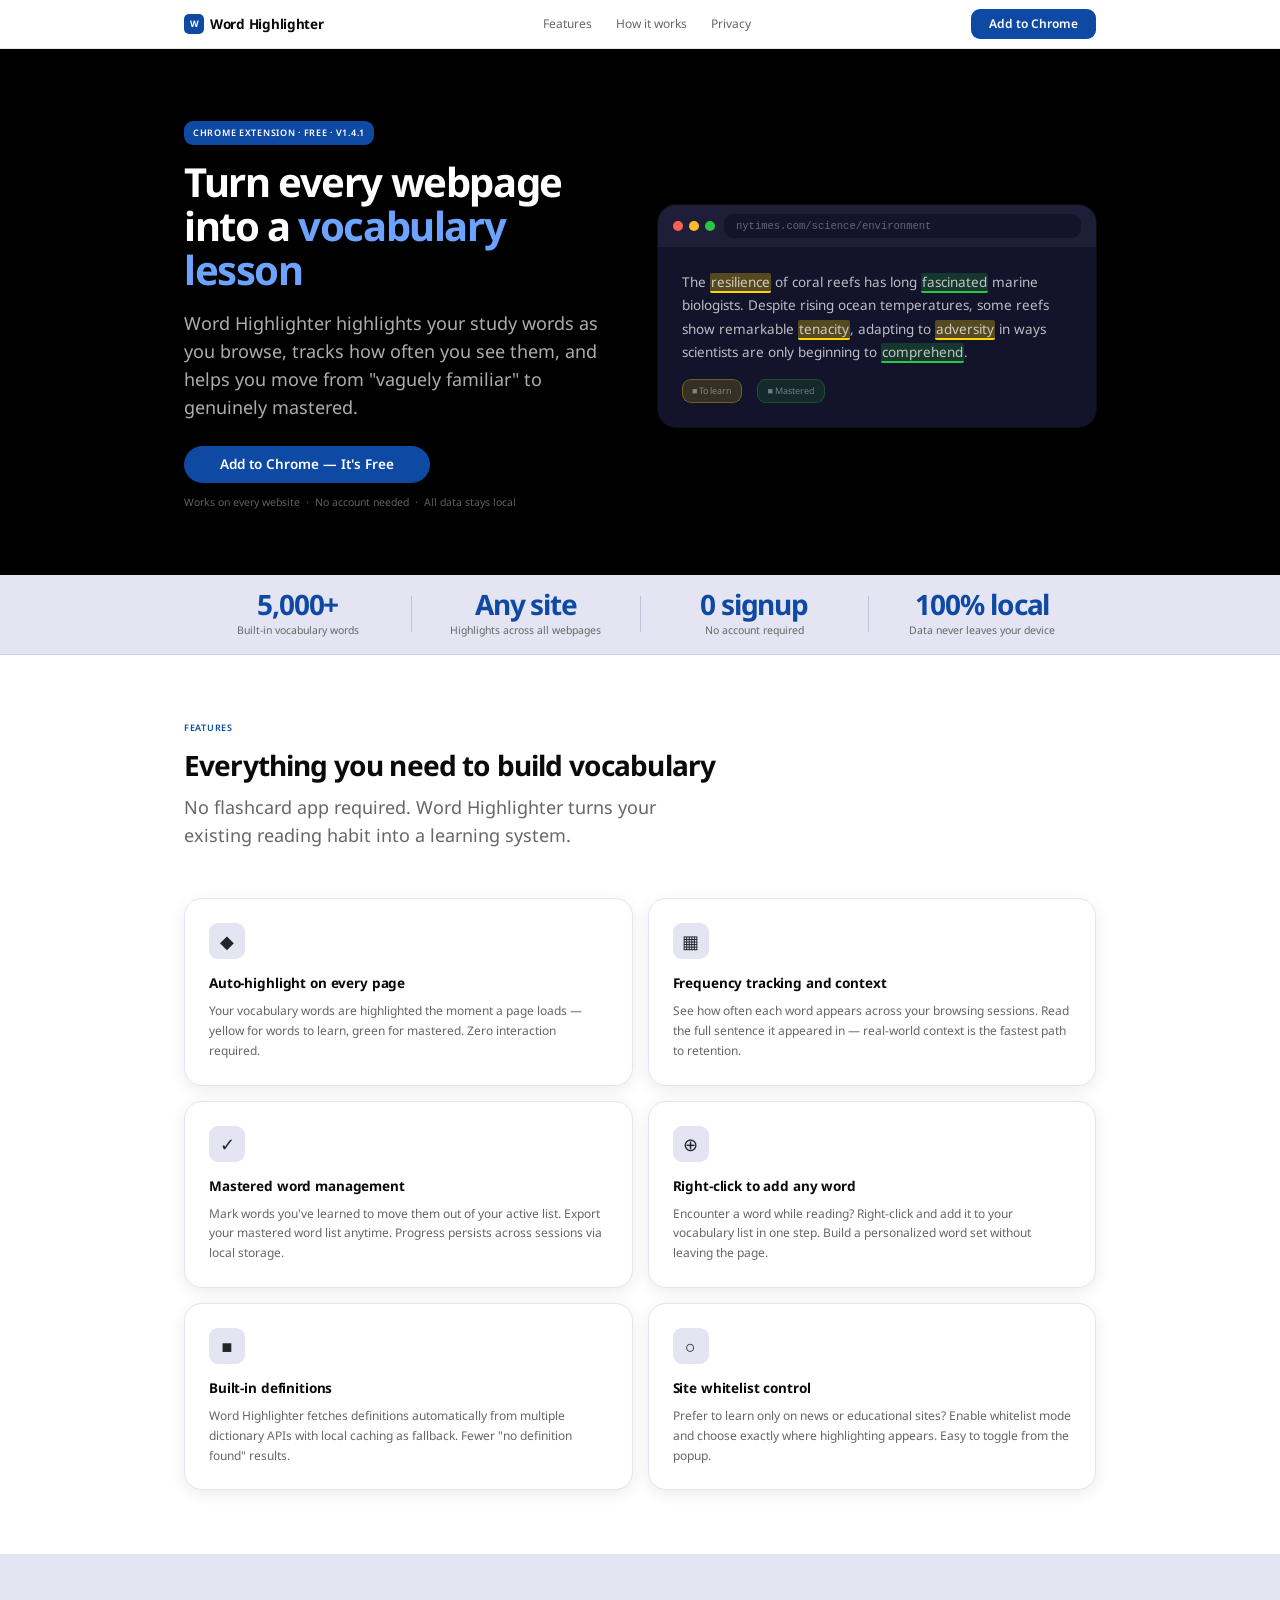
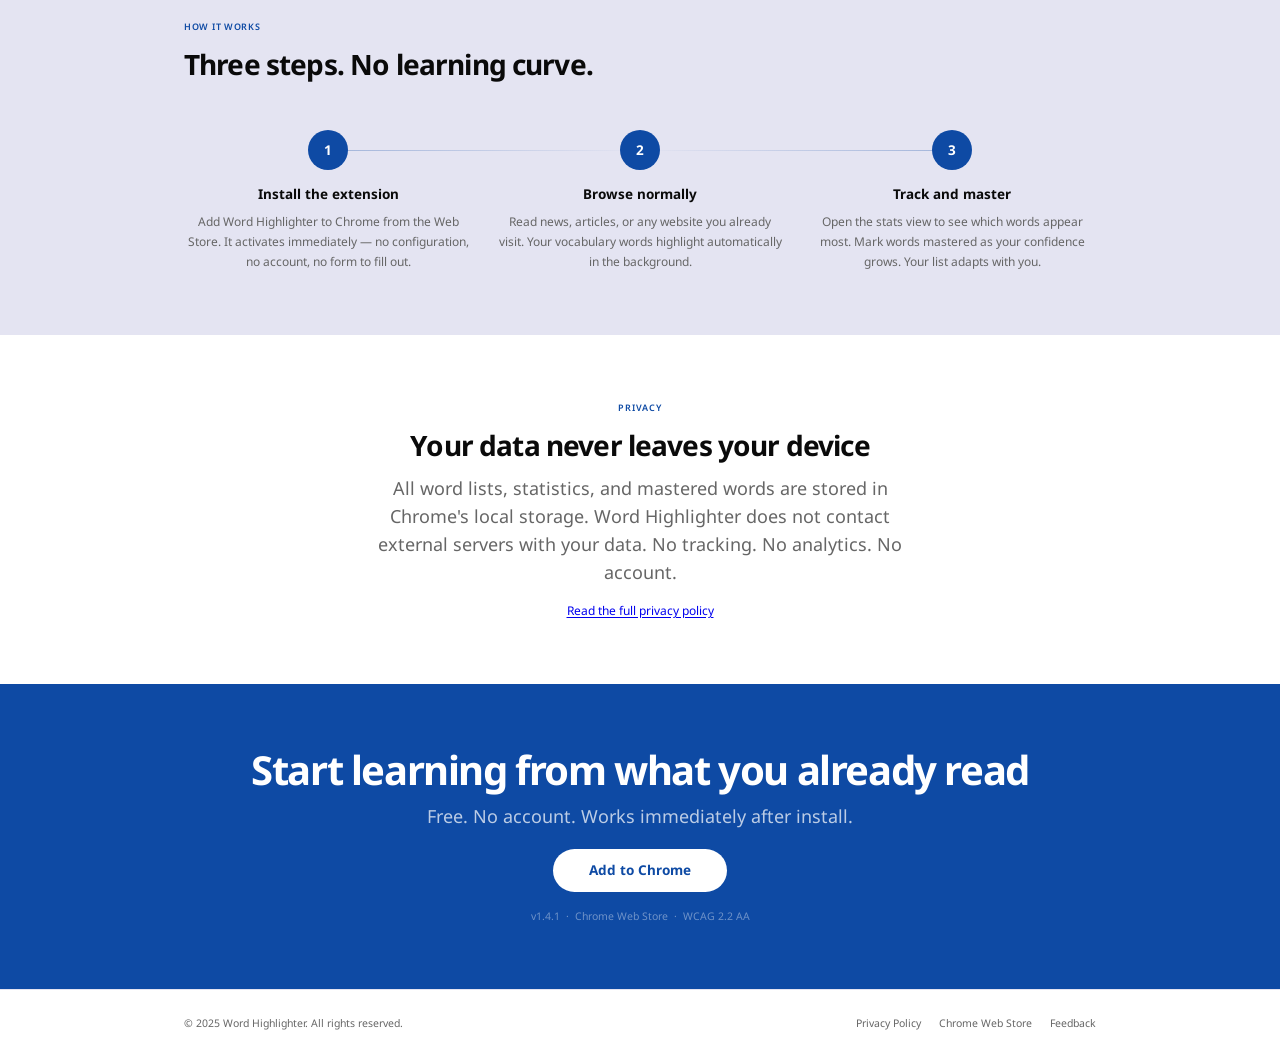
<file: index.html>
<!DOCTYPE html>
<html lang="en">
<head>
  <meta charset="UTF-8">
  <meta name="viewport" content="width=device-width, initial-scale=1.0">
  <title>Word Highlighter — Learn Vocabulary While You Browse</title>
  <meta name="description" content="Word Highlighter automatically highlights your vocabulary words on every webpage. Track frequency, see context sentences, and mark words mastered — free Chrome extension.">
  <link rel="preconnect" href="https://fonts.googleapis.com">
  <link href="https://fonts.googleapis.com/css2?family=Noto+Sans:wght@400;500;600;700&display=swap" rel="stylesheet">
  <style>
    /* ============================================================
       Design Tokens — Langeek / Learn English Vocabulary system
       ============================================================ */
    :root {
      /* Color */
      --color-text-primary:   #0000ee;
      --color-text-secondary: #0a0a0a;
      --color-text-tertiary:  #212529;
      --color-text-muted:     #666666;
      --color-surface-base:   #000000;
      --color-surface-muted:  #ffffff;
      --color-surface-raised: #0e4aa4;
      --color-surface-strong: #e4e4f2;

      /* Typography */
      --font-family: 'Noto Sans', Helvetica, sans-serif;
      --font-size-xs:  9px;
      --font-size-sm:  10.5px;
      --font-size-md:  12px;
      --font-size-lg:  13.5px;
      --font-size-xl:  18px;
      --font-size-2xl: 28px;
      --font-size-3xl: 40px;
      --font-size-4xl: 45px;
      --font-weight-base: 400;
      --line-height-base: 18px;

      /* Spacing */
      --space-1: 3px;
      --space-2: 6px;
      --space-3: 9px;
      --space-4: 12px;
      --space-5: 15px;
      --space-6: 18px;
      --space-7: 24px;
      --space-8: 36px;

      /* Radius */
      --radius-xs: 9px;
      --radius-sm: 18px;
      --radius-md: 9999px;

      /* Shadow */
      --shadow-1: rgba(0,0,0,0) 0px 0px 0px 0px,
                  rgba(0,0,0,0) 0px 0px 0px 0px,
                  rgba(0,0,0,0.08) 0px 4px 16px 0px;
      --shadow-2: rgba(0,0,0,0) 0px 0px 0px 0px,
                  rgba(0,0,0,0) 0px 0px 0px 0px,
                  rgba(0,0,0,0.14) 0px 8px 28px 0px;

      /* Motion */
      --motion-instant: 200ms;
      --motion-fast:    300ms;
    }

    /* ============================================================
       Reset
       ============================================================ */
    *, *::before, *::after {
      box-sizing: border-box;
      margin: 0;
      padding: 0;
    }

    html { scroll-behavior: smooth; }

    body {
      font-family: var(--font-family);
      font-size: var(--font-size-md);
      font-weight: var(--font-weight-base);
      line-height: var(--line-height-base);
      color: var(--color-text-tertiary);
      background: var(--color-surface-muted);
      -webkit-font-smoothing: antialiased;
    }

    /* ============================================================
       Global elements
       ============================================================ */
    a {
      color: var(--color-text-primary);
      text-decoration: underline;
      text-underline-offset: 2px;
      transition: opacity var(--motion-instant) ease;
    }
    a:hover  { opacity: 0.72; }
    a:focus-visible {
      outline: 2px solid var(--color-text-primary);
      outline-offset: 3px;
      border-radius: var(--radius-xs);
    }

    .container {
      max-width: 960px;
      margin: 0 auto;
      padding: 0 var(--space-7);
    }

    /* ============================================================
       Buttons
       ============================================================ */
    .btn {
      display: inline-flex;
      align-items: center;
      justify-content: center;
      gap: var(--space-2);
      font-family: var(--font-family);
      font-weight: 600;
      border: none;
      cursor: pointer;
      text-decoration: none;
      transition: background var(--motion-instant) ease,
                  opacity   var(--motion-instant) ease,
                  transform var(--motion-instant) ease;
      border-radius: var(--radius-xs);
      padding: var(--space-3) var(--space-6);
      font-size: var(--font-size-md);
      line-height: 1;
    }
    .btn:focus-visible {
      outline: 2px solid var(--color-text-primary);
      outline-offset: 3px;
    }
    .btn:disabled { opacity: 0.45; cursor: not-allowed; }

    .btn--primary {
      background: var(--color-surface-raised);
      color: var(--color-surface-muted);
    }
    .btn--primary:hover  { background: #0b3d8a; }
    .btn--primary:active { background: #093174; transform: translateY(1px); }

    .btn--ghost {
      background: transparent;
      color: var(--color-text-secondary);
      border: 1px solid var(--color-surface-strong);
    }
    .btn--ghost:hover { background: var(--color-surface-strong); }

    .btn--pill {
      border-radius: var(--radius-md);
      padding: var(--space-4) var(--space-8);
      font-size: var(--font-size-lg);
    }

    .btn--inverse {
      background: var(--color-surface-muted);
      color: var(--color-surface-raised);
      border-radius: var(--radius-md);
      padding: var(--space-5) var(--space-8);
      font-size: var(--font-size-lg);
      font-weight: 700;
    }
    .btn--inverse:hover { opacity: 0.9; }
    .btn--inverse:focus-visible {
      outline: 2px solid var(--color-surface-muted);
      outline-offset: 3px;
    }

    /* ============================================================
       Navigation
       ============================================================ */
    .nav {
      background: var(--color-surface-muted);
      border-bottom: 1px solid var(--color-surface-strong);
      position: sticky;
      top: 0;
      z-index: 100;
    }

    .nav__inner {
      display: flex;
      align-items: center;
      justify-content: space-between;
      height: 48px;
    }

    .nav__logo {
      font-size: var(--font-size-lg);
      font-weight: 700;
      color: var(--color-text-secondary);
      text-decoration: none;
      letter-spacing: -0.02em;
      display: flex;
      align-items: center;
      gap: var(--space-2);
    }
    .nav__logo:hover { opacity: 1; }
    .nav__logo:focus-visible {
      outline: 2px solid var(--color-text-primary);
      outline-offset: 3px;
      border-radius: var(--radius-xs);
    }

    .nav__logo-mark {
      display: inline-block;
      width: 20px;
      height: 20px;
      background: var(--color-surface-raised);
      border-radius: 5px;
      position: relative;
    }
    .nav__logo-mark::after {
      content: 'W';
      position: absolute;
      inset: 0;
      display: flex;
      align-items: center;
      justify-content: center;
      color: #fff;
      font-size: var(--font-size-xs);
      font-weight: 700;
      line-height: 20px;
      text-align: center;
    }

    .nav__links {
      display: flex;
      align-items: center;
      gap: var(--space-7);
      list-style: none;
    }
    .nav__links a {
      font-size: var(--font-size-md);
      color: var(--color-text-muted);
      text-decoration: none;
      transition: color var(--motion-instant) ease;
    }
    .nav__links a:hover { color: var(--color-text-secondary); }
    .nav__links a:focus-visible {
      outline: 2px solid var(--color-text-primary);
      outline-offset: 2px;
      border-radius: var(--radius-xs);
    }

    /* ============================================================
       Hero
       ============================================================ */
    .hero {
      background: var(--color-surface-base);
      color: var(--color-surface-muted);
      padding: 72px 0 64px;
    }

    .hero__inner {
      display: grid;
      grid-template-columns: 1fr 1fr;
      gap: var(--space-8);
      align-items: center;
    }

    .hero__badge {
      display: inline-block;
      background: var(--color-surface-raised);
      color: var(--color-surface-muted);
      font-size: var(--font-size-xs);
      font-weight: 600;
      text-transform: uppercase;
      letter-spacing: 0.08em;
      padding: var(--space-1) var(--space-3);
      border-radius: var(--radius-xs);
      margin-bottom: var(--space-5);
    }

    .hero__title {
      font-size: var(--font-size-3xl);
      font-weight: 700;
      line-height: 1.1;
      color: var(--color-surface-muted);
      letter-spacing: -0.035em;
      margin-bottom: var(--space-6);
    }

    .hero__title mark {
      background: none;
      color: #6ba3ff;
    }

    .hero__desc {
      font-size: var(--font-size-xl);
      line-height: 1.55;
      color: rgba(255,255,255,0.68);
      margin-bottom: var(--space-7);
      font-weight: 400;
    }

    .hero__note {
      margin-top: var(--space-4);
      font-size: var(--font-size-sm);
      color: rgba(255,255,255,0.38);
      line-height: 1.5;
    }

    /* Browser mockup */
    .browser {
      background: #13132b;
      border-radius: var(--radius-sm);
      box-shadow: var(--shadow-2), 0 0 0 1px rgba(255,255,255,0.06);
      overflow: hidden;
    }

    .browser__bar {
      background: #1e1e38;
      padding: var(--space-3) var(--space-5);
      display: flex;
      align-items: center;
      gap: var(--space-3);
    }

    .browser__dots {
      display: flex;
      gap: var(--space-2);
      flex-shrink: 0;
    }

    .browser__dot {
      width: 10px;
      height: 10px;
      border-radius: 50%;
    }
    .browser__dot:nth-child(1) { background: #ff5f56; }
    .browser__dot:nth-child(2) { background: #ffbd2e; }
    .browser__dot:nth-child(3) { background: #27c93f; }

    .browser__url {
      flex: 1;
      background: #13132b;
      border-radius: var(--radius-xs);
      padding: var(--space-1) var(--space-4);
      font-size: var(--font-size-sm);
      color: rgba(255,255,255,0.35);
      font-family: monospace;
    }

    .browser__content {
      padding: var(--space-7);
      color: rgba(255,255,255,0.72);
      font-size: var(--font-size-lg);
      line-height: 1.72;
    }

    .hl {
      background: rgba(255,213,0,0.28);
      border-bottom: 2px solid #ffd500;
      border-radius: 2px;
      padding: 0 1px;
    }

    .hl--mastered {
      background: rgba(39,201,63,0.2);
      border-bottom: 2px solid #27c93f;
      border-radius: 2px;
      padding: 0 1px;
    }

    .browser__legend {
      display: flex;
      gap: var(--space-5);
      margin-top: var(--space-5);
      font-size: var(--font-size-xs);
      color: rgba(255,255,255,0.4);
    }

    .legend-pill {
      display: inline-flex;
      align-items: center;
      gap: var(--space-2);
      padding: var(--space-1) var(--space-3);
      border-radius: var(--radius-xs);
    }

    .legend-pill--learn   { background: rgba(255,213,0,0.15); border: 1px solid rgba(255,213,0,0.3); }
    .legend-pill--mastered{ background: rgba(39,201,63,0.12); border: 1px solid rgba(39,201,63,0.25); }

    /* ============================================================
       Stats strip
       ============================================================ */
    .stats-strip {
      background: var(--color-surface-strong);
      border-bottom: 1px solid #d0d0e8;
      padding: var(--space-5) 0;
    }

    .stats-strip__inner {
      display: flex;
      align-items: center;
      justify-content: space-between;
    }

    .stat {
      text-align: center;
      flex: 1;
    }

    .stat__number {
      display: block;
      font-size: var(--font-size-2xl);
      font-weight: 700;
      color: var(--color-surface-raised);
      letter-spacing: -0.04em;
      line-height: 1;
    }

    .stat__label {
      display: block;
      font-size: var(--font-size-sm);
      color: var(--color-text-muted);
      margin-top: var(--space-1);
    }

    .stat-sep {
      width: 1px;
      height: 36px;
      background: #c0c0d8;
    }

    /* ============================================================
       Sections
       ============================================================ */
    .section {
      padding: 64px 0;
    }

    .section--alt {
      background: var(--color-surface-strong);
    }

    .section__eyebrow {
      font-size: var(--font-size-xs);
      font-weight: 600;
      text-transform: uppercase;
      letter-spacing: 0.08em;
      color: var(--color-surface-raised);
      margin-bottom: var(--space-4);
    }

    .section__title {
      font-size: var(--font-size-2xl);
      font-weight: 700;
      color: var(--color-text-secondary);
      letter-spacing: -0.03em;
      line-height: 1.2;
      margin-bottom: var(--space-4);
    }

    .section__lead {
      font-size: var(--font-size-xl);
      color: var(--color-text-muted);
      line-height: 1.55;
      max-width: 520px;
    }

    /* ============================================================
       Feature grid
       ============================================================ */
    .features {
      display: grid;
      grid-template-columns: repeat(2, 1fr);
      gap: var(--space-5);
      margin-top: 48px;
    }

    .feature-card {
      background: var(--color-surface-muted);
      border: 1px solid var(--color-surface-strong);
      border-radius: var(--radius-sm);
      padding: var(--space-7);
      box-shadow: var(--shadow-1);
      transition: box-shadow var(--motion-instant) ease,
                  transform  var(--motion-instant) ease;
    }
    .feature-card:hover {
      box-shadow: var(--shadow-2);
      transform: translateY(-2px);
    }
    .feature-card:focus-within {
      outline: 2px solid var(--color-text-primary);
      outline-offset: 2px;
    }

    .feature-card__icon {
      width: 36px;
      height: 36px;
      background: var(--color-surface-strong);
      border-radius: var(--radius-xs);
      display: flex;
      align-items: center;
      justify-content: center;
      margin-bottom: var(--space-5);
      font-size: var(--font-size-xl);
    }

    .feature-card__title {
      font-size: var(--font-size-lg);
      font-weight: 700;
      color: var(--color-text-secondary);
      margin-bottom: var(--space-3);
      letter-spacing: -0.01em;
    }

    .feature-card__desc {
      font-size: var(--font-size-md);
      color: var(--color-text-muted);
      line-height: 1.65;
    }

    /* ============================================================
       Steps
       ============================================================ */
    .steps {
      display: grid;
      grid-template-columns: repeat(3, 1fr);
      gap: var(--space-7);
      margin-top: 48px;
      position: relative;
    }

    .steps::before {
      content: '';
      position: absolute;
      top: 20px;
      left: calc(33.33% / 2);
      right: calc(33.33% / 2);
      height: 1px;
      background: linear-gradient(to right, var(--color-surface-raised), transparent, var(--color-surface-raised));
      opacity: 0.3;
    }

    .step {
      text-align: center;
      position: relative;
    }

    .step__num {
      width: 40px;
      height: 40px;
      background: var(--color-surface-raised);
      color: var(--color-surface-muted);
      border-radius: var(--radius-md);
      display: flex;
      align-items: center;
      justify-content: center;
      font-size: var(--font-size-lg);
      font-weight: 700;
      margin: 0 auto var(--space-5);
    }

    .step__title {
      font-size: var(--font-size-lg);
      font-weight: 700;
      color: var(--color-text-secondary);
      margin-bottom: var(--space-3);
    }

    .step__desc {
      font-size: var(--font-size-md);
      color: var(--color-text-muted);
      line-height: 1.65;
    }

    /* ============================================================
       Privacy callout
       ============================================================ */
    .privacy-callout {
      max-width: 560px;
      margin: 0 auto;
      text-align: center;
    }

    .privacy-callout .section__lead {
      max-width: none;
    }

    /* ============================================================
       CTA
       ============================================================ */
    .cta {
      background: var(--color-surface-raised);
      padding: 64px 0;
      text-align: center;
    }

    .cta__title {
      font-size: var(--font-size-3xl);
      font-weight: 700;
      color: var(--color-surface-muted);
      letter-spacing: -0.035em;
      line-height: 1.1;
      margin-bottom: var(--space-5);
    }

    .cta__sub {
      font-size: var(--font-size-xl);
      color: rgba(255,255,255,0.72);
      margin-bottom: var(--space-7);
    }

    .cta__note {
      margin-top: var(--space-5);
      font-size: var(--font-size-sm);
      color: rgba(255,255,255,0.4);
    }

    /* ============================================================
       Footer
       ============================================================ */
    .footer {
      border-top: 1px solid var(--color-surface-strong);
      padding: var(--space-7) 0;
    }

    .footer__inner {
      display: flex;
      align-items: center;
      justify-content: space-between;
    }

    .footer__copy {
      font-size: var(--font-size-sm);
      color: var(--color-text-muted);
    }

    .footer__links {
      display: flex;
      gap: var(--space-6);
      list-style: none;
    }

    .footer__links a {
      font-size: var(--font-size-sm);
      color: var(--color-text-muted);
      text-decoration: none;
    }
    .footer__links a:hover { color: var(--color-text-primary); }

    /* ============================================================
       Responsive
       ============================================================ */
    @media (max-width: 768px) {
      .hero__inner  { grid-template-columns: 1fr; }
      .browser      { display: none; }
      .hero__title  { font-size: var(--font-size-2xl); }
      .features     { grid-template-columns: 1fr; }
      .steps        { grid-template-columns: 1fr; }
      .steps::before{ display: none; }
      .stats-strip__inner { flex-wrap: wrap; gap: var(--space-5); justify-content: center; }
      .stat-sep     { display: none; }
      .nav__links   { display: none; }
      .footer__inner{ flex-direction: column; gap: var(--space-5); text-align: center; }
      .cta__title   { font-size: var(--font-size-2xl); }
    }
  </style>
</head>
<body>

  <!-- ====================== Navigation ====================== -->
  <nav class="nav" role="navigation" aria-label="Main navigation">
    <div class="container">
      <div class="nav__inner">
        <a href="#" class="nav__logo" aria-label="Word Highlighter home">
          <span class="nav__logo-mark" aria-hidden="true"></span>
          Word Highlighter
        </a>
        <ul class="nav__links">
          <li><a href="#features">Features</a></li>
          <li><a href="#how-it-works">How it works</a></li>
          <li><a href="#privacy">Privacy</a></li>
        </ul>
        <a href="#" class="btn btn--primary" role="button">Add to Chrome</a>
      </div>
    </div>
  </nav>

  <!-- ====================== Hero ====================== -->
  <section class="hero" aria-labelledby="hero-title">
    <div class="container">
      <div class="hero__inner">

        <div>
          <span class="hero__badge">Chrome Extension · Free · v1.4.1</span>
          <h1 class="hero__title" id="hero-title">
            Turn every webpage into a <mark>vocabulary lesson</mark>
          </h1>
          <p class="hero__desc">
            Word Highlighter highlights your study words as you browse, tracks how often you see them, and helps you move from "vaguely familiar" to genuinely mastered.
          </p>
          <a href="#" class="btn btn--primary btn--pill" role="button">
            Add to Chrome — It's Free
          </a>
          <p class="hero__note">Works on every website &nbsp;·&nbsp; No account needed &nbsp;·&nbsp; All data stays local</p>
        </div>

        <div class="browser" role="img" aria-label="Word Highlighter highlighting vocabulary words on a news article">
          <div class="browser__bar">
            <div class="browser__dots" aria-hidden="true">
              <div class="browser__dot"></div>
              <div class="browser__dot"></div>
              <div class="browser__dot"></div>
            </div>
            <div class="browser__url">nytimes.com/science/environment</div>
          </div>
          <div class="browser__content">
            <p>
              The <span class="hl">resilience</span> of coral reefs has long
              <span class="hl--mastered">fascinated</span> marine biologists.
              Despite rising ocean temperatures, some reefs show remarkable
              <span class="hl">tenacity</span>, adapting to <span class="hl">adversity</span>
              in ways scientists are only beginning to
              <span class="hl--mastered">comprehend</span>.
            </p>
            <div class="browser__legend" aria-hidden="true">
              <span class="legend-pill legend-pill--learn">&#9632; To learn</span>
              <span class="legend-pill legend-pill--mastered">&#9632; Mastered</span>
            </div>
          </div>
        </div>

      </div>
    </div>
  </section>

  <!-- ====================== Stats strip ====================== -->
  <div class="stats-strip" role="region" aria-label="Extension at a glance">
    <div class="container">
      <div class="stats-strip__inner">
        <div class="stat">
          <span class="stat__number">5,000+</span>
          <span class="stat__label">Built-in vocabulary words</span>
        </div>
        <div class="stat-sep" role="separator" aria-hidden="true"></div>
        <div class="stat">
          <span class="stat__number">Any site</span>
          <span class="stat__label">Highlights across all webpages</span>
        </div>
        <div class="stat-sep" role="separator" aria-hidden="true"></div>
        <div class="stat">
          <span class="stat__number">0 signup</span>
          <span class="stat__label">No account required</span>
        </div>
        <div class="stat-sep" role="separator" aria-hidden="true"></div>
        <div class="stat">
          <span class="stat__number">100% local</span>
          <span class="stat__label">Data never leaves your device</span>
        </div>
      </div>
    </div>
  </div>

  <!-- ====================== Features ====================== -->
  <section class="section" id="features" aria-labelledby="features-title">
    <div class="container">
      <p class="section__eyebrow">Features</p>
      <h2 class="section__title" id="features-title">Everything you need to build vocabulary</h2>
      <p class="section__lead">No flashcard app required. Word Highlighter turns your existing reading habit into a learning system.</p>

      <div class="features" role="list">

        <article class="feature-card" role="listitem">
          <div class="feature-card__icon" aria-hidden="true">&#9670;</div>
          <h3 class="feature-card__title">Auto-highlight on every page</h3>
          <p class="feature-card__desc">
            Your vocabulary words are highlighted the moment a page loads — yellow for words to learn, green for mastered. Zero interaction required.
          </p>
        </article>

        <article class="feature-card" role="listitem">
          <div class="feature-card__icon" aria-hidden="true">&#9638;</div>
          <h3 class="feature-card__title">Frequency tracking and context</h3>
          <p class="feature-card__desc">
            See how often each word appears across your browsing sessions. Read the full sentence it appeared in — real-world context is the fastest path to retention.
          </p>
        </article>

        <article class="feature-card" role="listitem">
          <div class="feature-card__icon" aria-hidden="true">&#10003;</div>
          <h3 class="feature-card__title">Mastered word management</h3>
          <p class="feature-card__desc">
            Mark words you've learned to move them out of your active list. Export your mastered word list anytime. Progress persists across sessions via local storage.
          </p>
        </article>

        <article class="feature-card" role="listitem">
          <div class="feature-card__icon" aria-hidden="true">&#8853;</div>
          <h3 class="feature-card__title">Right-click to add any word</h3>
          <p class="feature-card__desc">
            Encounter a word while reading? Right-click and add it to your vocabulary list in one step. Build a personalized word set without leaving the page.
          </p>
        </article>

        <article class="feature-card" role="listitem">
          <div class="feature-card__icon" aria-hidden="true">&#9632;</div>
          <h3 class="feature-card__title">Built-in definitions</h3>
          <p class="feature-card__desc">
            Word Highlighter fetches definitions automatically from multiple dictionary APIs with local caching as fallback. Fewer "no definition found" results.
          </p>
        </article>

        <article class="feature-card" role="listitem">
          <div class="feature-card__icon" aria-hidden="true">&#9675;</div>
          <h3 class="feature-card__title">Site whitelist control</h3>
          <p class="feature-card__desc">
            Prefer to learn only on news or educational sites? Enable whitelist mode and choose exactly where highlighting appears. Easy to toggle from the popup.
          </p>
        </article>

      </div>
    </div>
  </section>

  <!-- ====================== How it works ====================== -->
  <section class="section section--alt" id="how-it-works" aria-labelledby="steps-title">
    <div class="container">
      <p class="section__eyebrow">How it works</p>
      <h2 class="section__title" id="steps-title">Three steps. No learning curve.</h2>

      <div class="steps" role="list">

        <div class="step" role="listitem">
          <div class="step__num" aria-hidden="true">1</div>
          <h3 class="step__title">Install the extension</h3>
          <p class="step__desc">
            Add Word Highlighter to Chrome from the Web Store. It activates immediately — no configuration, no account, no form to fill out.
          </p>
        </div>

        <div class="step" role="listitem">
          <div class="step__num" aria-hidden="true">2</div>
          <h3 class="step__title">Browse normally</h3>
          <p class="step__desc">
            Read news, articles, or any website you already visit. Your vocabulary words highlight automatically in the background.
          </p>
        </div>

        <div class="step" role="listitem">
          <div class="step__num" aria-hidden="true">3</div>
          <h3 class="step__title">Track and master</h3>
          <p class="step__desc">
            Open the stats view to see which words appear most. Mark words mastered as your confidence grows. Your list adapts with you.
          </p>
        </div>

      </div>
    </div>
  </section>

  <!-- ====================== Privacy ====================== -->
  <section class="section" id="privacy" aria-labelledby="privacy-title">
    <div class="container">
      <div class="privacy-callout">
        <p class="section__eyebrow">Privacy</p>
        <h2 class="section__title" id="privacy-title">Your data never leaves your device</h2>
        <p class="section__lead">
          All word lists, statistics, and mastered words are stored in Chrome's local storage. Word Highlighter does not contact external servers with your data. No tracking. No analytics. No account.
        </p>
        <p style="margin-top: var(--space-5);">
          <a href="privacy_policy.html">Read the full privacy policy</a>
        </p>
      </div>
    </div>
  </section>

  <!-- ====================== CTA ====================== -->
  <section class="cta" aria-labelledby="cta-title">
    <div class="container">
      <h2 class="cta__title" id="cta-title">Start learning from what you already read</h2>
      <p class="cta__sub">Free. No account. Works immediately after install.</p>
      <a href="#" class="btn btn--inverse" role="button">
        Add to Chrome
      </a>
      <p class="cta__note">v1.4.1 &nbsp;·&nbsp; Chrome Web Store &nbsp;·&nbsp; WCAG 2.2 AA</p>
    </div>
  </section>

  <!-- ====================== Footer ====================== -->
  <footer class="footer" role="contentinfo">
    <div class="container">
      <div class="footer__inner">
        <p class="footer__copy">&copy; 2025 Word Highlighter. All rights reserved.</p>
        <ul class="footer__links">
          <li><a href="privacy_policy.html">Privacy Policy</a></li>
          <li><a href="#">Chrome Web Store</a></li>
          <li><a href="#">Feedback</a></li>
        </ul>
      </div>
    </div>
  </footer>

</body>
</html>
</file>
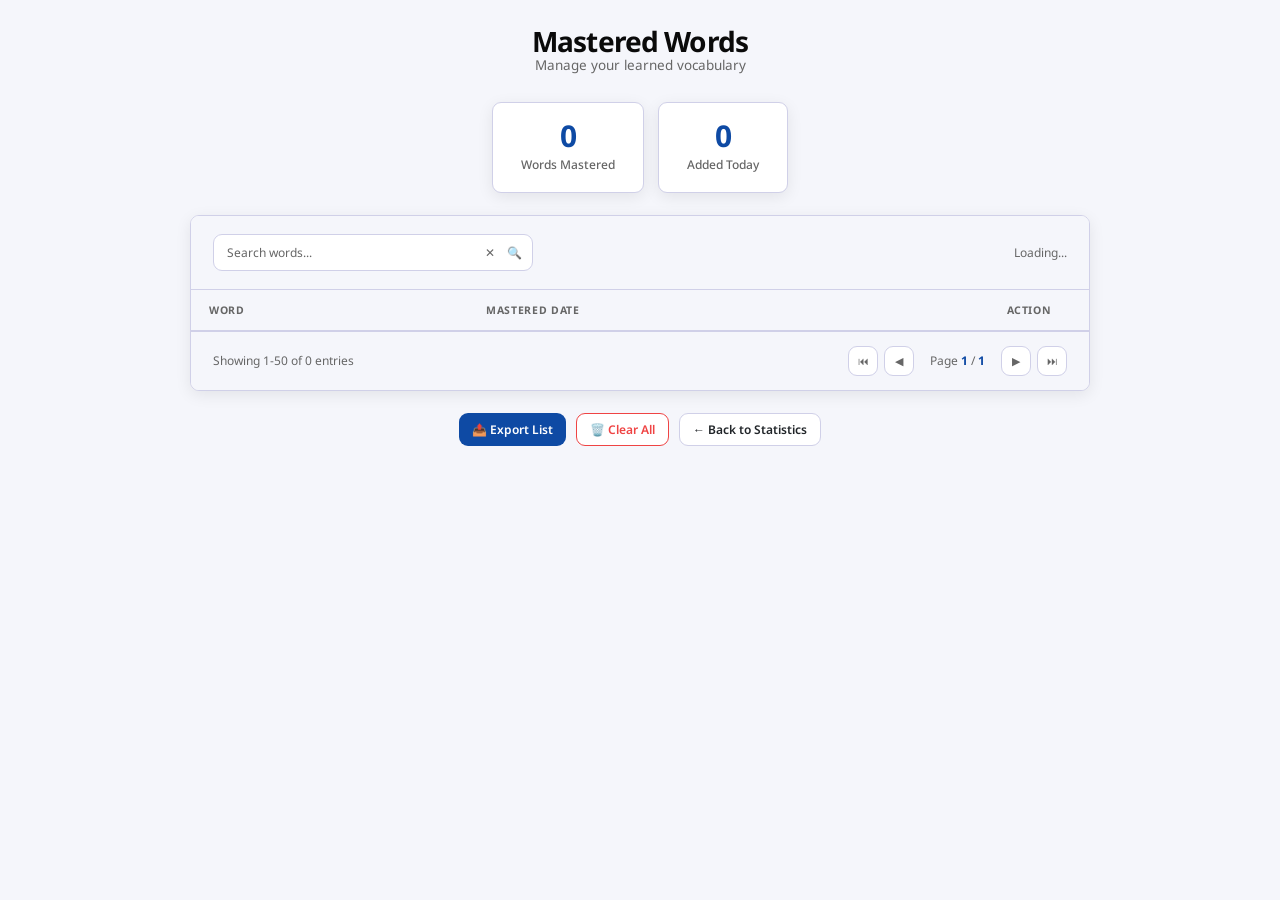
<file: mastered.html>
<!DOCTYPE html>
<html lang="en">
<head>
  <meta charset="UTF-8" />
  <title>Mastered Words</title>
  <link rel="preconnect" href="https://fonts.googleapis.com">
  <link rel="preconnect" href="https://fonts.gstatic.com" crossorigin>
  <link href="https://fonts.googleapis.com/css2?family=Noto+Sans:wght@400;500;600;700&display=swap" rel="stylesheet">
  <style>
    :root {
      --primary:      #0e4aa4;
      --primary-dark: #0b3d8a;
      --success:      #10b981;
      --danger:       #ef4444;
      --warning:      #f59e0b;
      --bg:           #ffffff;
      --bg-page:      #f5f6fb;
      --bg-strong:    #e4e4f2;
      --border:       #d0d0e8;
      --text-base:    #212529;
      --text-muted:   #666666;
      --text-heading: #0a0a0a;
      --radius-xs:    9px;
      --radius-md:    9999px;
      --shadow:       rgba(0,0,0,0) 0px 0px 0px 0px, rgba(0,0,0,0) 0px 0px 0px 0px, rgba(0,0,0,0.08) 0px 4px 16px 0px;
      --motion:       200ms;
    }

    *, *::before, *::after { box-sizing: border-box; margin: 0; padding: 0; }

    body {
      font-family: 'Noto Sans', Helvetica, sans-serif;
      background: var(--bg-page);
      color: var(--text-base);
      font-size: 12px;
      line-height: 18px;
      min-height: 100vh;
      padding: 32px;
    }

    .container { max-width: 900px; margin: 0 auto; }

    /* Header */
    .header { text-align: center; margin-bottom: 28px; }

    .header h1 {
      font-size: 28px;
      font-weight: 700;
      color: var(--text-heading);
      margin-bottom: 6px;
      letter-spacing: -0.03em;
    }

    .header p { color: var(--text-muted); font-size: 13.5px; }

    /* Stats row */
    .stats-row {
      display: flex;
      gap: 14px;
      justify-content: center;
      margin-bottom: 22px;
    }

    .stat-card {
      background: var(--bg);
      border: 1px solid var(--border);
      border-radius: var(--radius-xs);
      padding: 18px 28px;
      text-align: center;
      box-shadow: var(--shadow);
    }

    .stat-number {
      font-size: 30px;
      font-weight: 700;
      color: var(--primary);
      line-height: 1;
    }

    .stat-label {
      font-size: 12px;
      color: var(--text-muted);
      margin-top: 5px;
      font-weight: 500;
    }

    /* Card */
    .card {
      background: var(--bg);
      border-radius: var(--radius-xs);
      border: 1px solid var(--border);
      box-shadow: var(--shadow);
      overflow: hidden;
    }

    .card-header {
      padding: 18px 22px;
      border-bottom: 1px solid var(--border);
      display: flex;
      align-items: center;
      justify-content: space-between;
      gap: 16px;
      flex-wrap: wrap;
      background: var(--bg-page);
    }

    /* Search */
    .search-box { position: relative; flex: 1; max-width: 320px; }

    .search-box input {
      width: 100%;
      padding: 9px 38px 9px 13px;
      border: 1px solid var(--border);
      border-radius: var(--radius-xs);
      font-family: 'Noto Sans', Helvetica, sans-serif;
      font-size: 12px;
      outline: none;
      transition: all var(--motion);
      background: var(--bg);
      color: var(--text-base);
    }

    .search-box input:focus {
      border-color: var(--primary);
      box-shadow: 0 0 0 3px rgba(14, 74, 164, 0.1);
    }

    .search-box input::placeholder { color: var(--text-muted); }

    .search-icon {
      position: absolute;
      right: 11px;
      top: 50%;
      transform: translateY(-50%);
      color: var(--text-muted);
      font-size: 12px;
    }

    .clear-search-btn {
      position: absolute;
      right: 34px;
      top: 50%;
      transform: translateY(-50%);
      background: none;
      border: none;
      color: var(--text-muted);
      cursor: pointer;
      font-size: 12px;
      padding: 4px;
    }

    .clear-search-btn:hover { color: var(--text-base); }

    .search-stats { color: var(--text-muted); font-size: 12px; }

    .search-highlight {
      background: #d1fae5;
      color: #065f46;
      padding: 1px 4px;
      border-radius: 4px;
      font-weight: 600;
    }

    /* Table */
    .table-container { overflow-x: auto; }

    table { width: 100%; border-collapse: collapse; }

    th {
      background: var(--bg-page);
      padding: 11px 18px;
      text-align: left;
      font-size: 10.5px;
      font-weight: 700;
      color: var(--text-muted);
      text-transform: uppercase;
      letter-spacing: 0.06em;
      border-bottom: 1px solid var(--border);
    }

    th:nth-child(3) { text-align: center; width: 120px; }

    td {
      padding: 13px 18px;
      border-bottom: 1px solid var(--bg-page);
      font-size: 13px;
      color: var(--text-base);
    }

    td:first-child { font-weight: 600; color: var(--text-heading); }
    td:nth-child(2) { color: var(--text-muted); font-size: 12px; }
    td:nth-child(3) { text-align: center; }

    tr:hover { background: var(--bg-page); }
    tr:last-child td { border-bottom: none; }

    /* Buttons */
    .btn {
      display: inline-flex;
      align-items: center;
      justify-content: center;
      gap: 5px;
      padding: 7px 13px;
      font-family: 'Noto Sans', Helvetica, sans-serif;
      font-size: 12px;
      font-weight: 600;
      border-radius: var(--radius-xs);
      border: none;
      cursor: pointer;
      transition: all var(--motion);
    }

    .btn-primary { background: var(--primary); color: white; }
    .btn-primary:hover { background: var(--primary-dark); }

    .btn-outline {
      background: var(--bg);
      color: var(--text-base);
      border: 1px solid var(--border);
    }
    .btn-outline:hover { border-color: var(--primary); color: var(--primary); }

    .btn-danger { background: var(--bg); color: var(--danger); border: 1px solid var(--danger); }
    .btn-danger:hover { background: #fef2f2; }

    .remove-btn {
      background: var(--bg-page);
      color: var(--text-muted);
      border: 1px solid var(--border);
      padding: 5px 11px;
      border-radius: var(--radius-xs);
      font-family: 'Noto Sans', Helvetica, sans-serif;
      font-size: 11px;
      font-weight: 500;
      cursor: pointer;
      transition: all var(--motion);
    }
    .remove-btn:hover { background: #fee2e2; color: var(--danger); border-color: var(--danger); }

    /* Footer */
    .card-footer {
      padding: 14px 22px;
      border-top: 1px solid var(--border);
      display: flex;
      align-items: center;
      justify-content: space-between;
      flex-wrap: wrap;
      gap: 12px;
      background: var(--bg-page);
    }

    .pagination-info { color: var(--text-muted); font-size: 12px; }

    .pagination-controls { display: flex; align-items: center; gap: 6px; }

    .pagination-btn {
      width: 30px;
      height: 30px;
      display: flex;
      align-items: center;
      justify-content: center;
      background: var(--bg);
      border: 1px solid var(--border);
      border-radius: var(--radius-xs);
      color: var(--text-muted);
      cursor: pointer;
      transition: all var(--motion);
      font-size: 11px;
    }

    .pagination-btn:hover:not(:disabled) { border-color: var(--primary); color: var(--primary); }
    .pagination-btn:disabled { opacity: 0.4; cursor: not-allowed; }

    .pagination-current { padding: 0 10px; font-size: 12px; color: var(--text-muted); }
    .pagination-current span { font-weight: 700; color: var(--primary); }

    /* Action Buttons */
    .action-bar {
      margin-top: 22px;
      display: flex;
      gap: 10px;
      justify-content: center;
      flex-wrap: wrap;
    }

    /* Empty State */
    .empty-state { text-align: center; padding: 60px 20px; color: var(--text-muted); }
    .empty-icon  { font-size: 44px; margin-bottom: 14px; opacity: 0.4; }
    .empty-text  { font-size: 15px; font-weight: 600; color: var(--text-muted); margin-bottom: 4px; }
    .empty-subtext { font-size: 13px; }

    /* Responsive */
    @media (max-width: 768px) {
      body { padding: 16px; }
      .header h1 { font-size: 22px; }
      .stats-row { flex-direction: column; align-items: center; }
      .stat-card { width: 100%; max-width: 200px; }
      .card-header { flex-direction: column; align-items: stretch; }
      .search-box { max-width: none; }
      th, td { padding: 11px 14px; }
      .card-footer { flex-direction: column; align-items: center; }
    }
  </style>
</head>
<body>
  <div class="container">
    <!-- Header -->
    <div class="header">
      <h1>Mastered Words</h1>
      <p>Manage your learned vocabulary</p>
    </div>

    <!-- Stats -->
    <div class="stats-row">
      <div class="stat-card">
        <div class="stat-number" id="totalMasteredCount">0</div>
        <div class="stat-label">Words Mastered</div>
      </div>
      <div class="stat-card">
        <div class="stat-number" id="todayMasteredCount">0</div>
        <div class="stat-label">Added Today</div>
      </div>
    </div>

    <!-- Main Card -->
    <div class="card">
      <!-- Search -->
      <div class="card-header">
        <div class="search-box">
          <input type="text" id="searchInput" placeholder="Search words..." autocomplete="off" />
          <button id="clearSearchBtn" class="clear-search-btn">✕</button>
          <span class="search-icon">🔍</span>
        </div>
        <div class="search-stats">
          <span id="searchResultsCount">Loading...</span>
        </div>
      </div>

      <!-- Table -->
      <div class="table-container">
        <table>
          <thead>
            <tr>
              <th>Word</th>
              <th>Mastered Date</th>
              <th>Action</th>
            </tr>
          </thead>
          <tbody id="masteredTable">
            <!-- Populated by mastered.js -->
          </tbody>
        </table>
      </div>

      <!-- Pagination -->
      <div class="card-footer">
        <div class="pagination-info">
          <span id="paginationInfo">Showing 1-50 of 0 entries</span>
        </div>
        <div class="pagination-controls">
          <button id="firstPageBtn" class="pagination-btn" title="First">⏮</button>
          <button id="prevPageBtn" class="pagination-btn" title="Previous">◀</button>
          <span class="pagination-current">
            Page <span id="currentPage">1</span> / <span id="totalPages">1</span>
          </span>
          <button id="nextPageBtn" class="pagination-btn" title="Next">▶</button>
          <button id="lastPageBtn" class="pagination-btn" title="Last">⏭</button>
        </div>
      </div>
    </div>

    <!-- Action Buttons -->
    <div class="action-bar">
      <button id="exportBtn" class="btn btn-primary">📤 Export List</button>
      <button id="clearAllBtn" class="btn btn-danger">🗑️ Clear All</button>
      <a href="stats.html" style="text-decoration: none;">
        <button id="backBtn" class="btn btn-outline">← Back to Statistics</button>
      </a>
    </div>
  </div>

  <script src="mastered.js"></script>
</body>
</html>
</file>
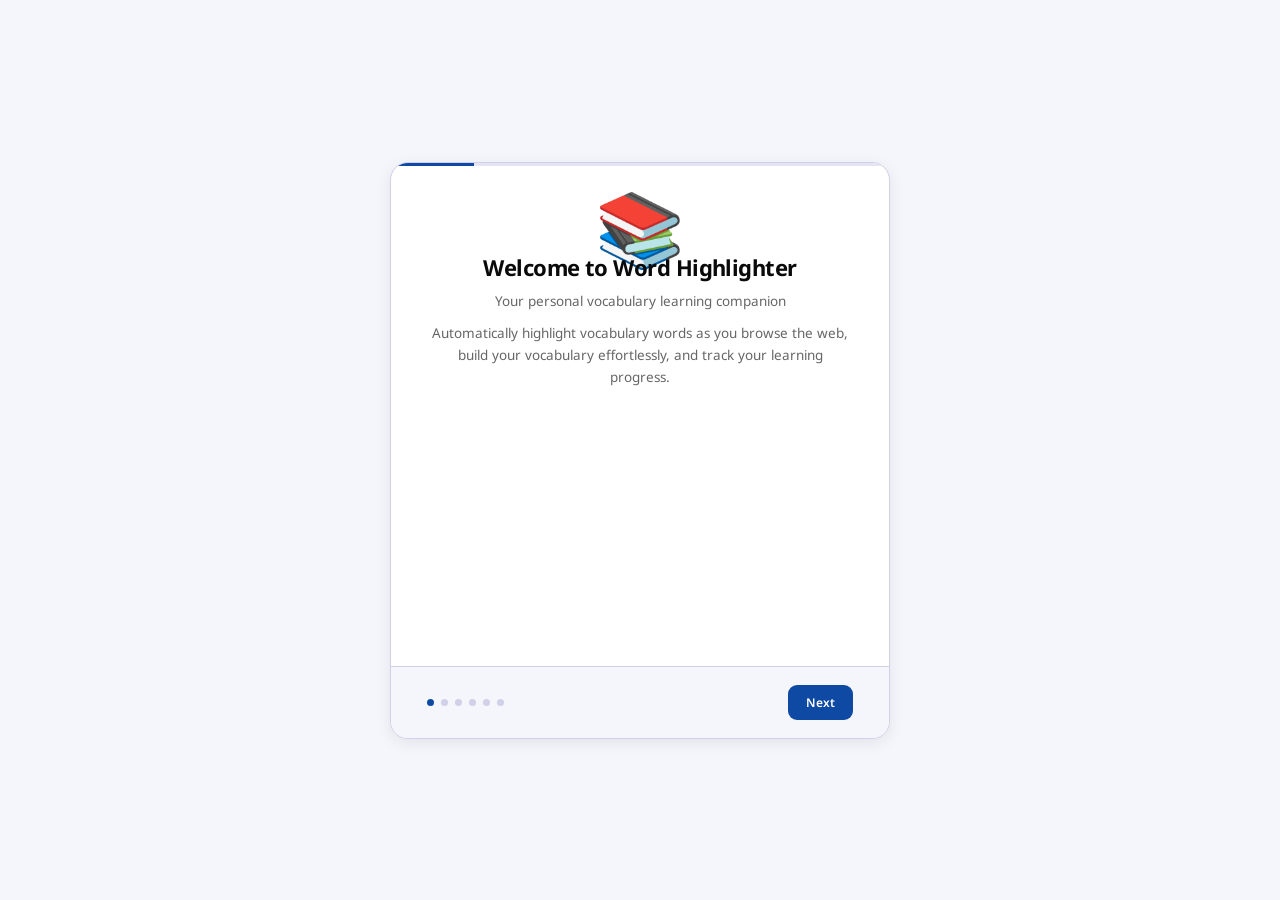
<file: onboarding.html>
<!DOCTYPE html>
<html lang="en">
<head>
  <meta charset="UTF-8">
  <meta name="viewport" content="width=device-width, initial-scale=1.0">
  <title>Welcome to Word Highlighter</title>
  <link rel="preconnect" href="https://fonts.googleapis.com">
  <link rel="preconnect" href="https://fonts.gstatic.com" crossorigin>
  <link href="https://fonts.googleapis.com/css2?family=Noto+Sans:wght@400;500;600;700&display=swap" rel="stylesheet">
  <style>
    :root {
      --primary:      #0e4aa4;
      --primary-dark: #0b3d8a;
      --success:      #10b981;
      --warning:      #f59e0b;
      --bg:           #ffffff;
      --bg-page:      #f5f6fb;
      --bg-strong:    #e4e4f2;
      --border:       #d0d0e8;
      --text-base:    #212529;
      --text-muted:   #666666;
      --text-heading: #0a0a0a;
      --radius-xs:    9px;
      --radius-sm:    18px;
      --radius-md:    9999px;
      --shadow:       rgba(0,0,0,0) 0px 0px 0px 0px, rgba(0,0,0,0) 0px 0px 0px 0px, rgba(0,0,0,0.08) 0px 4px 16px 0px;
      --motion:       200ms;
      --motion-fast:  300ms;
    }

    *, *::before, *::after { box-sizing: border-box; margin: 0; padding: 0; }

    body {
      font-family: 'Noto Sans', Helvetica, sans-serif;
      background: var(--bg-page);
      min-height: 100vh;
      display: flex;
      align-items: center;
      justify-content: center;
      padding: 20px;
      font-size: 12px;
      line-height: 18px;
      color: var(--text-base);
    }

    .container {
      background: var(--bg);
      border-radius: var(--radius-sm);
      box-shadow: var(--shadow);
      border: 1px solid var(--border);
      max-width: 500px;
      width: 100%;
      overflow: hidden;
    }

    /* Progress bar */
    .progress-bar { height: 3px; background: var(--bg-strong); position: relative; overflow: hidden; }
    .progress-fill { height: 100%; background: var(--primary); transition: width var(--motion-fast) ease; }

    /* Slides */
    .slides-wrapper { position: relative; overflow: hidden; min-height: 500px; }

    .slide {
      position: absolute;
      width: 100%;
      height: 100%;
      opacity: 0;
      transition: opacity var(--motion-fast) ease;
      padding: 52px 36px;
      text-align: center;
      display: flex;
      flex-direction: column;
      justify-content: center;
      align-items: center;
    }

    .slide.active { opacity: 1; position: relative; }

    /* Icon */
    .slide-icon { font-size: 72px; margin-bottom: 22px; }
    .slide-icon.no-animation { animation: none; }

    /* Text */
    .slide h2 {
      font-size: 22px;
      font-weight: 700;
      color: var(--text-heading);
      margin-bottom: 14px;
      letter-spacing: -0.025em;
    }

    .slide p { font-size: 13.5px; color: var(--text-muted); line-height: 1.65; margin-bottom: 10px; }

    .slide-description { font-size: 13px; color: var(--text-muted); margin-bottom: 20px; }

    /* Feature list */
    .feature-list {
      text-align: left;
      background: var(--bg-page);
      border: 1px solid var(--border);
      border-radius: var(--radius-xs);
      padding: 18px;
      margin: 20px 0;
      width: 100%;
    }

    .feature-item {
      display: flex;
      align-items: flex-start;
      gap: 10px;
      margin-bottom: 11px;
    }

    .feature-item:last-child { margin-bottom: 0; }

    .feature-check { color: var(--success); font-size: 18px; flex-shrink: 0; margin-top: 1px; }

    .feature-text { font-size: 13px; color: var(--text-base); line-height: 1.55; }
    .feature-text strong { color: var(--text-heading); }

    /* Numbered step circles */
    .step-num {
      width: 24px;
      height: 24px;
      border-radius: 50%;
      background: var(--primary);
      color: white;
      display: flex;
      align-items: center;
      justify-content: center;
      font-size: 11px;
      font-weight: 700;
      flex-shrink: 0;
    }

    .step-num.success { background: var(--success); font-size: 13px; }

    /* Tip box */
    .tip-box {
      background: #fef3c7;
      border-left: 3px solid var(--warning);
      padding: 11px 14px;
      border-radius: var(--radius-xs);
      margin: 14px 0;
      font-size: 13px;
      color: #92400e;
      text-align: left;
      width: 100%;
    }

    /* Navigation */
    .navigation {
      display: flex;
      align-items: center;
      justify-content: space-between;
      padding: 18px 36px;
      background: var(--bg-page);
      border-top: 1px solid var(--border);
    }

    .dots { display: flex; gap: 7px; }

    .dot {
      width: 7px;
      height: 7px;
      border-radius: 50%;
      background: var(--border);
      cursor: pointer;
      transition: background var(--motion-fast) ease;
    }

    .dot.active { background: var(--primary); }

    .buttons { display: flex; gap: 7px; }

    .btn {
      padding: 9px 18px;
      border: none;
      border-radius: var(--radius-xs);
      font-family: 'Noto Sans', Helvetica, sans-serif;
      font-size: 12px;
      font-weight: 600;
      cursor: pointer;
      transition: all var(--motion) ease;
    }

    .btn-secondary {
      background: var(--bg);
      color: var(--text-base);
      border: 1px solid var(--border);
    }
    .btn-secondary:hover { border-color: var(--primary); color: var(--primary); }

    .btn-primary { background: var(--primary); color: white; }
    .btn-primary:hover { background: var(--primary-dark); }
    .btn-primary:disabled { opacity: 0.45; cursor: not-allowed; }
  </style>
</head>
<body>
  <div class="container">
    <!-- Progress Bar -->
    <div class="progress-bar">
      <div class="progress-fill" id="progressFill"></div>
    </div>

    <!-- Slides -->
    <div class="slides-wrapper">
      <!-- Slide 1: Welcome -->
      <div class="slide active">
        <div class="slide-icon">📚</div>
        <h2>Welcome to Word Highlighter</h2>
        <p class="slide-description">Your personal vocabulary learning companion</p>
        <p>Automatically highlight vocabulary words as you browse the web, build your vocabulary effortlessly, and track your learning progress.</p>
      </div>

      <!-- Slide 2: Core Features -->
      <div class="slide">
        <div class="slide-icon">✨</div>
        <h2>Key Features</h2>
        <div class="feature-list">
          <div class="feature-item">
            <div class="feature-check">✓</div>
            <div class="feature-text"><strong>Auto Highlighting:</strong> Words are highlighted as you browse</div>
          </div>
          <div class="feature-item">
            <div class="feature-check">✓</div>
            <div class="feature-text"><strong>Track Progress:</strong> Monitor word frequency and learning stats</div>
          </div>
          <div class="feature-item">
            <div class="feature-check">✓</div>
            <div class="feature-text"><strong>Mark Mastered:</strong> Move learned words to your mastered list</div>
          </div>
          <div class="feature-item">
            <div class="feature-check">✓</div>
            <div class="feature-text"><strong>Smart Filtering:</strong> Choose which sites to highlight</div>
          </div>
        </div>
      </div>

      <!-- Slide 3: How It Works -->
      <div class="slide">
        <div class="slide-icon no-animation">🎯</div>
        <h2>How It Works</h2>
        <p class="slide-description" style="margin-bottom: 14px;">Three simple steps:</p>
        <div class="feature-list" style="margin: 0;">
          <div class="feature-item">
            <div class="step-num">1</div>
            <div class="feature-text">Browse normally — words are highlighted automatically</div>
          </div>
          <div class="feature-item">
            <div class="step-num">2</div>
            <div class="feature-text">Click highlighted words to view definition and sentence</div>
          </div>
          <div class="feature-item">
            <div class="step-num">3</div>
            <div class="feature-text">Check stats to track your vocabulary progress</div>
          </div>
        </div>
      </div>

      <!-- Slide 4: Whitelist Feature -->
      <div class="slide">
        <div class="slide-icon no-animation">🌐</div>
        <h2>Smart Site Filtering</h2>
        <p class="slide-description">Control where words are highlighted</p>
        <div class="feature-list">
          <div class="feature-item">
            <div class="feature-check">✓</div>
            <div class="feature-text"><strong>Global Mode:</strong> Highlight on all websites (default)</div>
          </div>
          <div class="feature-item">
            <div class="feature-check">✓</div>
            <div class="feature-text"><strong>Whitelist Mode:</strong> Only highlight on specific sites</div>
          </div>
        </div>
        <div class="tip-box">
          💡 Whitelist mode is useful if you only want to learn in specific contexts like news sites or educational platforms
        </div>
      </div>

      <!-- Slide 5: Getting Started -->
      <div class="slide">
        <div class="slide-icon no-animation">🚀</div>
        <h2>You're All Set!</h2>
        <p>Start using Word Highlighter now:</p>
        <div class="feature-list" style="margin-top: 20px;">
          <div class="feature-item">
            <div class="step-num success">📊</div>
            <div class="feature-text">Click the extension icon to access <strong>Word Statistics</strong></div>
          </div>
          <div class="feature-item">
            <div class="step-num success">✓</div>
            <div class="feature-text">View your <strong>Mastered Words</strong> anytime</div>
          </div>
          <div class="feature-item">
            <div class="step-num success">🌐</div>
            <div class="feature-text">Manage your <strong>Site Whitelist</strong> in settings</div>
          </div>
        </div>
      </div>

      <!-- Slide 6: Pin to Browser -->
      <div class="slide">
        <div class="slide-icon no-animation">📌</div>
        <h2>Pin for Easy Access</h2>
        <p class="slide-description">Find Word Highlighter instantly</p>
        <div class="feature-list">
          <div class="feature-item">
            <div class="step-num">1</div>
            <div class="feature-text">Click the <strong>puzzle icon</strong> in your browser toolbar</div>
          </div>
          <div class="feature-item">
            <div class="step-num">2</div>
            <div class="feature-text">Find <strong>"Word Highlighter"</strong> in the list</div>
          </div>
          <div class="feature-item">
            <div class="step-num">3</div>
            <div class="feature-text">Click the <strong>pin icon</strong> to pin it</div>
          </div>
        </div>
        <div class="tip-box">
          💡 This makes Word Highlighter always visible next to your address bar — quick and convenient!
        </div>
      </div>
    </div>

    <!-- Navigation -->
    <div class="navigation">
      <div class="dots" id="dotsContainer"></div>
      <div class="buttons">
        <button class="btn btn-secondary" id="prevBtn" style="display: none;">Back</button>
        <button class="btn btn-primary" id="nextBtn">Next</button>
      </div>
    </div>
  </div>

  <script src="onboarding.js"></script>
</body>
</html>
</file>
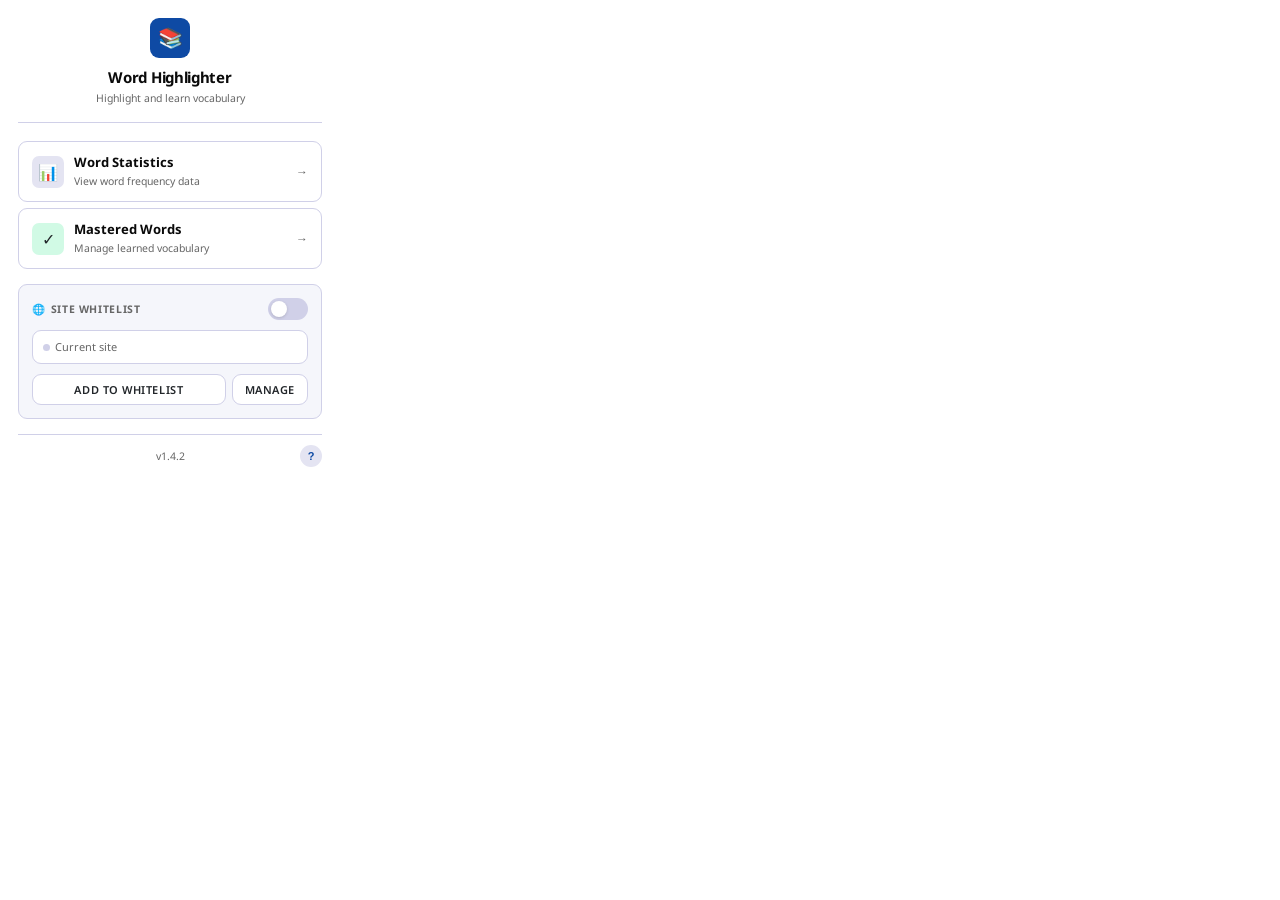
<file: popup.html>
<!DOCTYPE html>
<html lang="en">
<head>
  <meta charset="UTF-8">
  <title>Word Highlighter</title>
  <link rel="preconnect" href="https://fonts.googleapis.com">
  <link rel="preconnect" href="https://fonts.gstatic.com" crossorigin>
  <link href="https://fonts.googleapis.com/css2?family=Noto+Sans:wght@400;500;600;700&display=swap" rel="stylesheet">
  <style>
    :root {
      --primary:      #0e4aa4;
      --primary-dark: #0b3d8a;
      --success:      #10b981;
      --danger:       #ef4444;
      --warning:      #f59e0b;
      --bg:           #ffffff;
      --bg-subtle:    #f5f6fb;
      --bg-strong:    #e4e4f2;
      --border:       #d0d0e8;
      --text-base:    #212529;
      --text-muted:   #666666;
      --text-heading: #0a0a0a;
      --radius-xs:    9px;
      --radius-md:    9999px;
      --shadow:       rgba(0,0,0,0) 0px 0px 0px 0px, rgba(0,0,0,0) 0px 0px 0px 0px, rgba(0,0,0,0.08) 0px 4px 16px 0px;
      --motion:       200ms;
    }

    *, *::before, *::after { box-sizing: border-box; margin: 0; padding: 0; }

    body {
      font-family: 'Noto Sans', Helvetica, sans-serif;
      background: var(--bg);
      width: 340px;
      min-height: 420px;
      color: var(--text-base);
      font-size: 12px;
      line-height: 18px;
    }

    .container { padding: 18px; }

    /* Header */
    .header {
      text-align: center;
      margin-bottom: 18px;
      padding-bottom: 15px;
      border-bottom: 1px solid var(--border);
    }

    .header-icon {
      width: 40px;
      height: 40px;
      background: var(--primary);
      border-radius: var(--radius-xs);
      display: flex;
      align-items: center;
      justify-content: center;
      margin: 0 auto 10px;
      font-size: 20px;
    }

    .header h1 {
      font-size: 15px;
      font-weight: 700;
      color: var(--text-heading);
      letter-spacing: -0.02em;
      line-height: 1.2;
    }

    .header p {
      font-size: 10.5px;
      color: var(--text-muted);
      margin-top: 3px;
    }

    /* Menu */
    .menu {
      display: flex;
      flex-direction: column;
      gap: 6px;
      margin-bottom: 15px;
    }

    .menu-item {
      display: flex;
      align-items: center;
      padding: 11px 13px;
      background: var(--bg);
      border: 1px solid var(--border);
      border-radius: var(--radius-xs);
      text-decoration: none;
      color: var(--text-base);
      transition: border-color var(--motion) ease, background var(--motion) ease;
      cursor: pointer;
    }

    .menu-item:hover {
      border-color: var(--primary);
      background: #f0f4fc;
    }

    .menu-icon {
      width: 32px;
      height: 32px;
      border-radius: 7px;
      display: flex;
      align-items: center;
      justify-content: center;
      font-size: 16px;
      margin-right: 10px;
      flex-shrink: 0;
    }

    .menu-icon.stats    { background: var(--bg-strong); }
    .menu-icon.mastered { background: #d1fae5; }

    .menu-content { flex: 1; }

    .menu-title {
      font-size: 13px;
      font-weight: 700;
      color: var(--text-heading);
      margin-bottom: 1px;
    }

    .menu-desc {
      font-size: 10.5px;
      color: var(--text-muted);
    }

    .menu-arrow { color: var(--text-muted); font-size: 12px; }

    /* Settings */
    .settings-section {
      background: var(--bg-subtle);
      border: 1px solid var(--border);
      border-radius: var(--radius-xs);
      padding: 13px;
    }

    .settings-header {
      display: flex;
      align-items: center;
      justify-content: space-between;
      margin-bottom: 10px;
    }

    .settings-title {
      font-size: 10.5px;
      font-weight: 700;
      color: var(--text-muted);
      display: flex;
      align-items: center;
      gap: 5px;
      text-transform: uppercase;
      letter-spacing: 0.06em;
    }

    /* Toggle */
    .toggle { position: relative; width: 40px; height: 22px; }
    .toggle input { opacity: 0; width: 0; height: 0; }

    .toggle-slider {
      position: absolute;
      cursor: pointer;
      inset: 0;
      background: var(--border);
      border-radius: var(--radius-md);
      transition: var(--motion);
    }

    .toggle-slider:before {
      position: absolute;
      content: "";
      height: 16px;
      width: 16px;
      left: 3px;
      bottom: 3px;
      background: white;
      border-radius: 50%;
      transition: var(--motion);
      box-shadow: 0 1px 3px rgba(0,0,0,0.15);
    }

    .toggle input:checked + .toggle-slider { background: var(--primary); }
    .toggle input:checked + .toggle-slider:before { transform: translateX(18px); }

    /* Status bar */
    .status-bar {
      display: flex;
      align-items: center;
      justify-content: space-between;
      padding: 7px 10px;
      background: var(--bg);
      border-radius: var(--radius-xs);
      margin-bottom: 10px;
      border: 1px solid var(--border);
    }

    .status-text {
      font-size: 11px;
      color: var(--text-muted);
      display: flex;
      align-items: center;
      gap: 5px;
    }

    .status-indicator { width: 7px; height: 7px; border-radius: 50%; }
    .status-indicator.active   { background: var(--success); }
    .status-indicator.inactive { background: var(--border); }

    /* Buttons */
    .btn {
      display: inline-flex;
      align-items: center;
      justify-content: center;
      padding: 7px 12px;
      font-family: 'Noto Sans', Helvetica, sans-serif;
      font-size: 11px;
      font-weight: 600;
      border-radius: var(--radius-xs);
      border: none;
      cursor: pointer;
      transition: all var(--motion) ease;
      text-transform: uppercase;
      letter-spacing: 0.05em;
    }

    .btn-primary { background: var(--primary); color: white; }
    .btn-primary:hover { background: var(--primary-dark); }

    .btn-outline {
      background: var(--bg);
      color: var(--text-base);
      border: 1px solid var(--border);
    }
    .btn-outline:hover { border-color: var(--primary); color: var(--primary); }

    .btn-success { background: var(--success); color: white; }
    .btn-success:hover { background: #059669; }

    .btn-danger {
      background: var(--bg);
      color: var(--danger);
      border: 1.5px solid var(--danger);
    }
    .btn-danger:hover { background: #fef2f2; }
    .btn:disabled { opacity: 0.45; cursor: not-allowed; }

    .btn-group { display: flex; gap: 6px; }
    .btn-full  { width: 100%; }

    /* Message */
    .message-area {
      margin-top: 12px;
      padding: 9px 12px;
      border-radius: var(--radius-xs);
      font-size: 12px;
      font-weight: 500;
      text-align: center;
      display: none;
      animation: slideIn var(--motion) ease;
    }

    @keyframes slideIn {
      from { opacity: 0; transform: translateY(-5px); }
      to   { opacity: 1; transform: translateY(0); }
    }

    .message-success { display: block; background: #d1fae5; color: #065f46; border-left: 3px solid var(--success); }
    .message-error   { display: block; background: #fee2e2; color: #991b1b; border-left: 3px solid var(--danger); }
    .message-warning { display: block; background: #fef3c7; color: #92400e; border-left: 3px solid var(--warning); }

    /* Footer */
    .footer {
      margin-top: 15px;
      padding-top: 12px;
      border-top: 1px solid var(--border);
      text-align: center;
      position: relative;
    }

    .footer-text { font-size: 10.5px; color: var(--text-muted); }

    .help-btn {
      position: absolute;
      right: 0;
      top: 10px;
      width: 22px;
      height: 22px;
      border-radius: 50%;
      background: var(--bg-strong);
      color: var(--primary);
      border: none;
      cursor: pointer;
      font-size: 11px;
      font-weight: 700;
      display: flex;
      align-items: center;
      justify-content: center;
      transition: all var(--motion) ease;
    }
    .help-btn:hover { background: var(--primary); color: white; }
  </style>
</head>
<body>
  <div class="container">
    <!-- Header -->
    <div class="header">
      <div class="header-icon">📚</div>
      <h1>Word Highlighter</h1>
      <p>Highlight and learn vocabulary</p>
    </div>

    <!-- Menu -->
    <div class="menu">
      <a href="stats.html" class="menu-item" target="_blank">
        <div class="menu-icon stats">📊</div>
        <div class="menu-content">
          <div class="menu-title">Word Statistics</div>
          <div class="menu-desc">View word frequency data</div>
        </div>
        <span class="menu-arrow">→</span>
      </a>

      <a href="mastered.html" class="menu-item" target="_blank">
        <div class="menu-icon mastered">✓</div>
        <div class="menu-content">
          <div class="menu-title">Mastered Words</div>
          <div class="menu-desc">Manage learned vocabulary</div>
        </div>
        <span class="menu-arrow">→</span>
      </a>
    </div>

    <!-- Settings -->
    <div class="settings-section">
      <div class="settings-header">
        <span class="settings-title">
          <span>🌐</span> Site Whitelist
        </span>
        <label class="toggle">
          <input type="checkbox" id="whitelistToggle">
          <span class="toggle-slider"></span>
        </label>
      </div>

      <div class="status-bar">
        <span class="status-text">
          <span class="status-indicator inactive" id="statusIndicator"></span>
          <span id="statusText">Current site</span>
        </span>
      </div>

      <div class="btn-group">
        <button id="toggleWhitelistBtn" class="btn btn-outline btn-full">
          Add to Whitelist
        </button>
        <button id="manageWhitelistBtn" class="btn btn-outline">
          Manage
        </button>
      </div>
    </div>

    <!-- Message -->
    <div id="messageArea" class="message-area"></div>

    <!-- Footer -->
    <div class="footer">
      <span class="footer-text">v1.4.2</span>
      <button id="helpBtn" class="help-btn" title="Help & Tutorial">?</button>
    </div>
  </div>

  <script src="popup.js"></script>
</body>
</html>
</file>
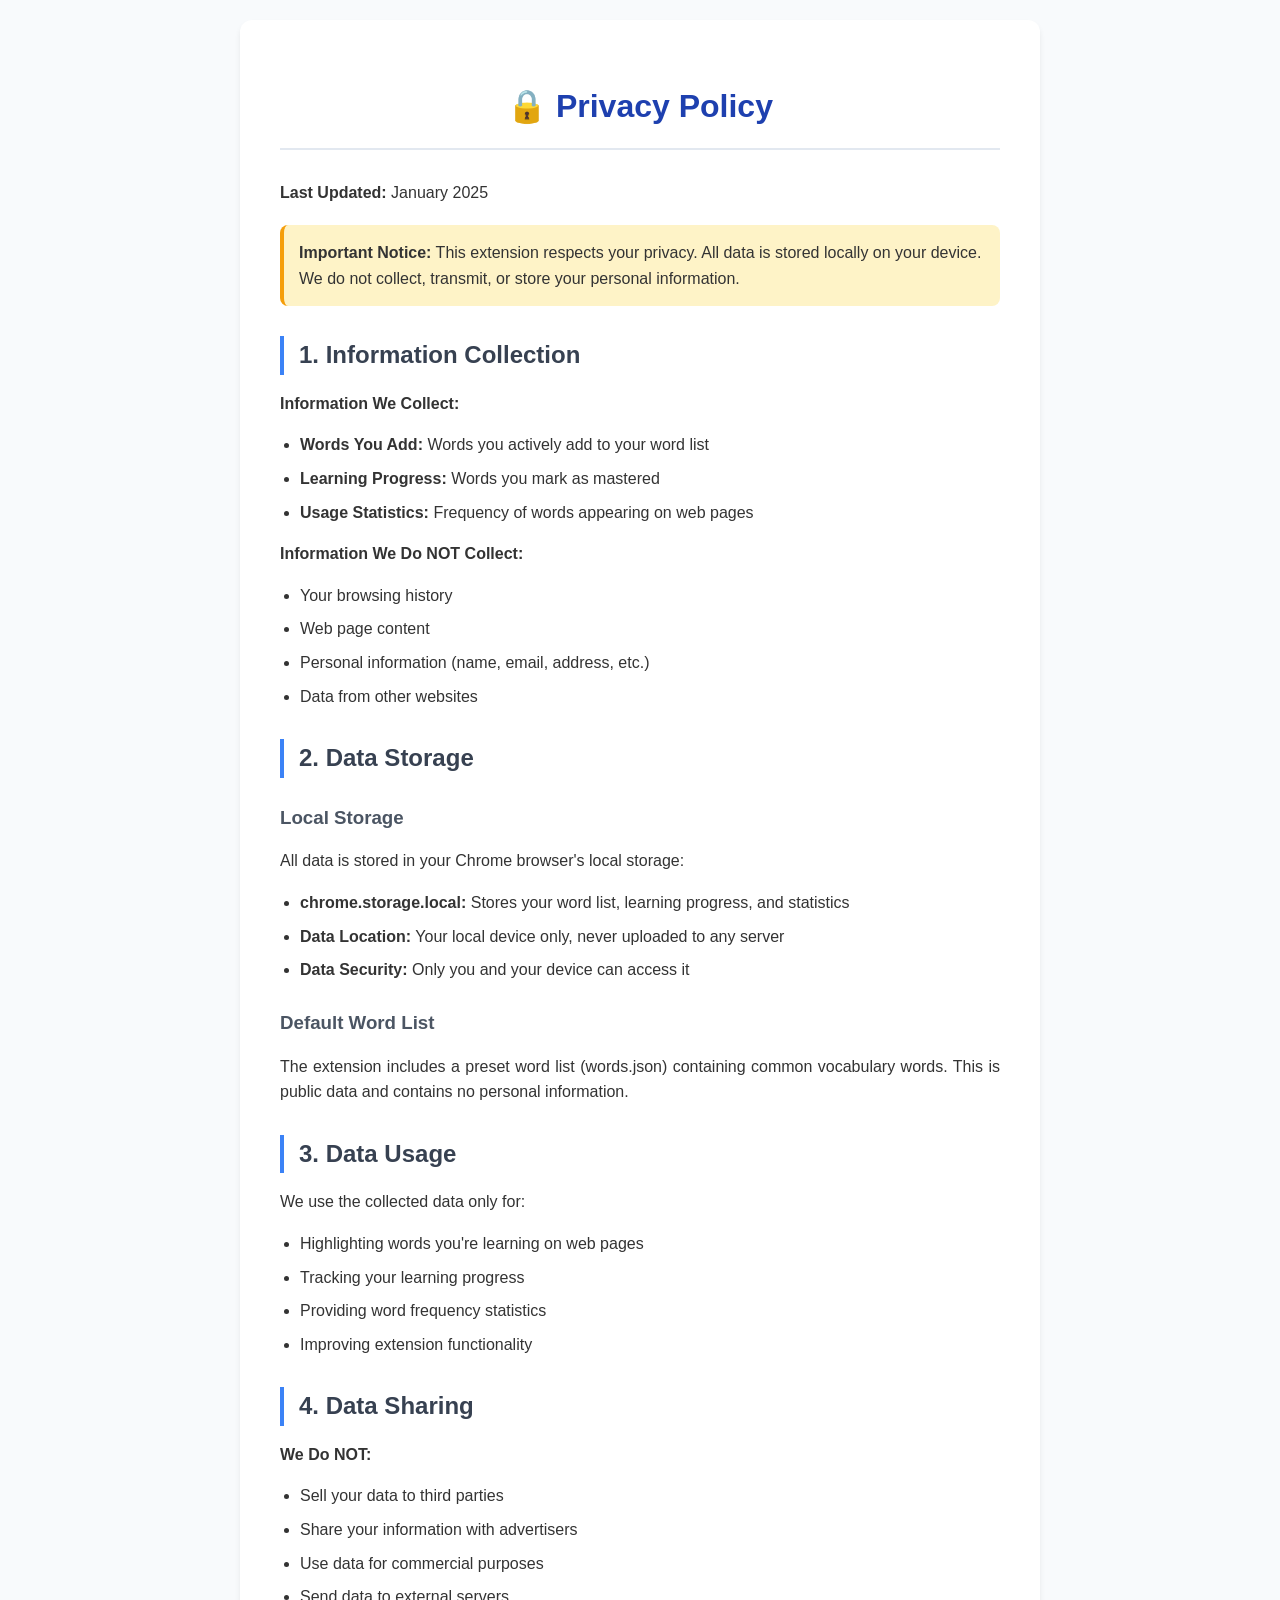
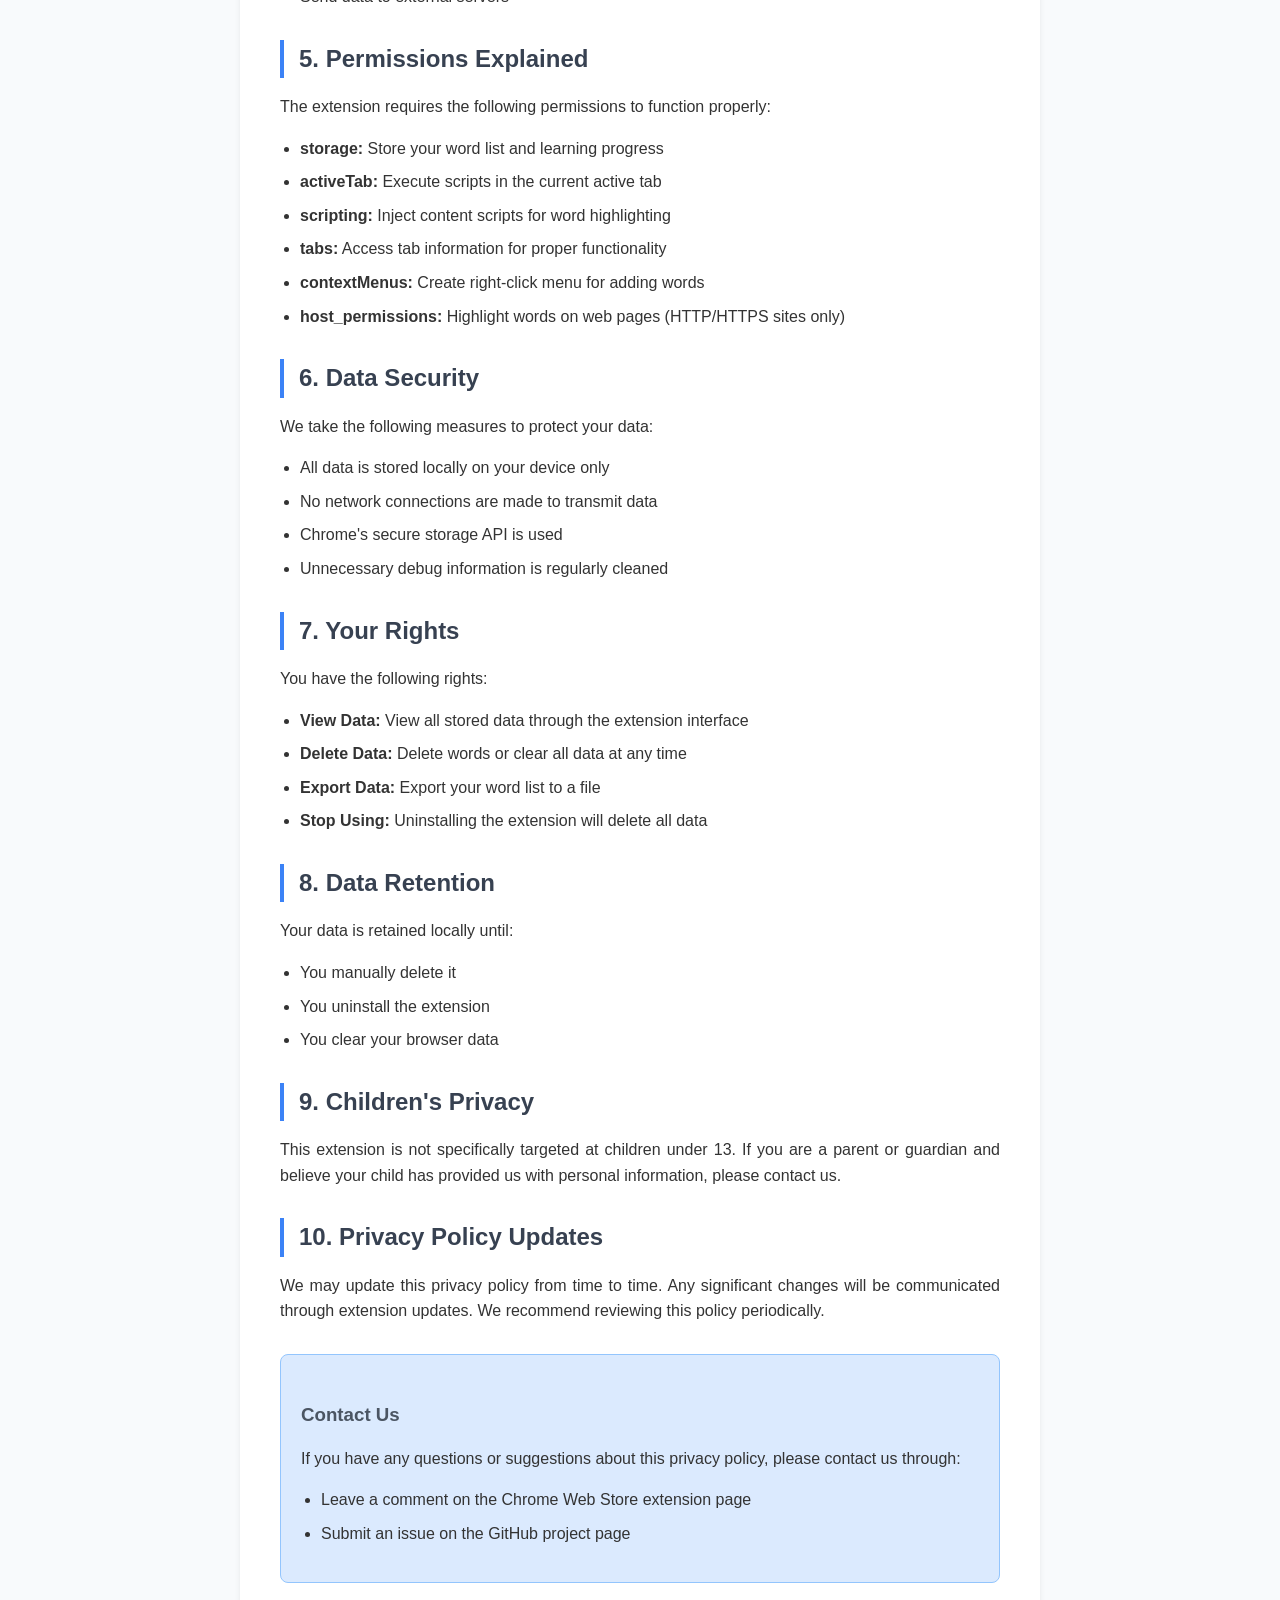
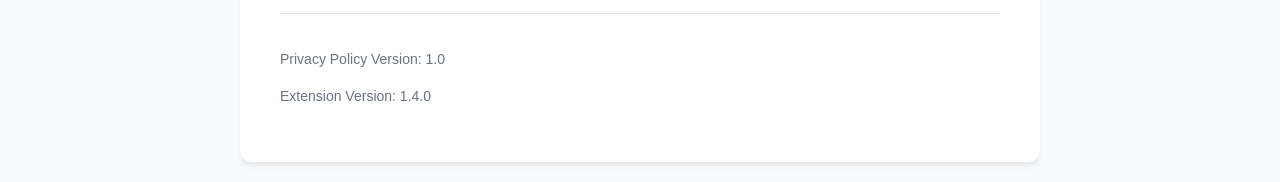
<file: privacy_policy.html>
<!DOCTYPE html>
<html lang="en">
<head>
    <meta charset="UTF-8">
    <meta name="viewport" content="width=device-width, initial-scale=1.0">
    <title>Privacy Policy - Word Highlighter</title>
    <style>
        body {
            font-family: -apple-system, BlinkMacSystemFont, 'Segoe UI', Roboto, sans-serif;
            line-height: 1.6;
            color: #333;
            max-width: 800px;
            margin: 0 auto;
            padding: 20px;
            background: #f8fafc;
        }

        .container {
            background: white;
            padding: 40px;
            border-radius: 12px;
            box-shadow: 0 4px 6px -1px rgba(0, 0, 0, 0.1);
        }

        h1 {
            color: #1e40af;
            text-align: center;
            margin-bottom: 30px;
            border-bottom: 2px solid #e2e8f0;
            padding-bottom: 15px;
        }

        h2 {
            color: #374151;
            margin-top: 30px;
            margin-bottom: 15px;
            border-left: 4px solid #3b82f6;
            padding-left: 15px;
        }

        h3 {
            color: #4b5563;
            margin-top: 25px;
            margin-bottom: 10px;
        }

        p {
            margin-bottom: 15px;
            text-align: justify;
        }

        ul {
            margin-bottom: 15px;
            padding-left: 20px;
        }

        li {
            margin-bottom: 8px;
        }

        .highlight {
            background: #fef3c7;
            padding: 15px;
            border-radius: 8px;
            border-left: 4px solid #f59e0b;
            margin: 20px 0;
        }

        .contact {
            background: #dbeafe;
            padding: 20px;
            border-radius: 8px;
            border: 1px solid #93c5fd;
            margin-top: 30px;
        }

        .version {
            text-align: center;
            color: #6b7280;
            font-size: 14px;
            margin-top: 30px;
            padding-top: 20px;
            border-top: 1px solid #e5e7eb;
        }
    </style>
</head>
<body>
    <div class="container">
        <h1>🔒 Privacy Policy</h1>

        <p><strong>Last Updated:</strong> January 2025</p>

        <div class="highlight">
            <strong>Important Notice:</strong> This extension respects your privacy. All data is stored locally on your device. We do not collect, transmit, or store your personal information.
        </div>

        <h2>1. Information Collection</h2>
        <p><strong>Information We Collect:</strong></p>
        <ul>
            <li><strong>Words You Add:</strong> Words you actively add to your word list</li>
            <li><strong>Learning Progress:</strong> Words you mark as mastered</li>
            <li><strong>Usage Statistics:</strong> Frequency of words appearing on web pages</li>
        </ul>

        <p><strong>Information We Do NOT Collect:</strong></p>
        <ul>
            <li>Your browsing history</li>
            <li>Web page content</li>
            <li>Personal information (name, email, address, etc.)</li>
            <li>Data from other websites</li>
        </ul>

        <h2>2. Data Storage</h2>
        <h3>Local Storage</h3>
        <p>All data is stored in your Chrome browser's local storage:</p>
        <ul>
            <li><strong>chrome.storage.local:</strong> Stores your word list, learning progress, and statistics</li>
            <li><strong>Data Location:</strong> Your local device only, never uploaded to any server</li>
            <li><strong>Data Security:</strong> Only you and your device can access it</li>
        </ul>

        <h3>Default Word List</h3>
        <p>The extension includes a preset word list (words.json) containing common vocabulary words. This is public data and contains no personal information.</p>

        <h2>3. Data Usage</h2>
        <p>We use the collected data only for:</p>
        <ul>
            <li>Highlighting words you're learning on web pages</li>
            <li>Tracking your learning progress</li>
            <li>Providing word frequency statistics</li>
            <li>Improving extension functionality</li>
        </ul>

        <h2>4. Data Sharing</h2>
        <p><strong>We Do NOT:</strong></p>
        <ul>
            <li>Sell your data to third parties</li>
            <li>Share your information with advertisers</li>
            <li>Use data for commercial purposes</li>
            <li>Send data to external servers</li>
        </ul>

        <h2>5. Permissions Explained</h2>
        <p>The extension requires the following permissions to function properly:</p>
        <ul>
            <li><strong>storage:</strong> Store your word list and learning progress</li>
            <li><strong>activeTab:</strong> Execute scripts in the current active tab</li>
            <li><strong>scripting:</strong> Inject content scripts for word highlighting</li>
            <li><strong>tabs:</strong> Access tab information for proper functionality</li>
            <li><strong>contextMenus:</strong> Create right-click menu for adding words</li>
            <li><strong>host_permissions:</strong> Highlight words on web pages (HTTP/HTTPS sites only)</li>
        </ul>

        <h2>6. Data Security</h2>
        <p>We take the following measures to protect your data:</p>
        <ul>
            <li>All data is stored locally on your device only</li>
            <li>No network connections are made to transmit data</li>
            <li>Chrome's secure storage API is used</li>
            <li>Unnecessary debug information is regularly cleaned</li>
        </ul>

        <h2>7. Your Rights</h2>
        <p>You have the following rights:</p>
        <ul>
            <li><strong>View Data:</strong> View all stored data through the extension interface</li>
            <li><strong>Delete Data:</strong> Delete words or clear all data at any time</li>
            <li><strong>Export Data:</strong> Export your word list to a file</li>
            <li><strong>Stop Using:</strong> Uninstalling the extension will delete all data</li>
        </ul>

        <h2>8. Data Retention</h2>
        <p>Your data is retained locally until:</p>
        <ul>
            <li>You manually delete it</li>
            <li>You uninstall the extension</li>
            <li>You clear your browser data</li>
        </ul>

        <h2>9. Children's Privacy</h2>
        <p>This extension is not specifically targeted at children under 13. If you are a parent or guardian and believe your child has provided us with personal information, please contact us.</p>

        <h2>10. Privacy Policy Updates</h2>
        <p>We may update this privacy policy from time to time. Any significant changes will be communicated through extension updates. We recommend reviewing this policy periodically.</p>

        <div class="contact">
            <h3>Contact Us</h3>
            <p>If you have any questions or suggestions about this privacy policy, please contact us through:</p>
            <ul>
                <li>Leave a comment on the Chrome Web Store extension page</li>
                <li>Submit an issue on the GitHub project page</li>
            </ul>
        </div>

        <div class="version">
            <p>Privacy Policy Version: 1.0</p>
            <p>Extension Version: 1.4.0</p>
        </div>
    </div>
</body>
</html>
</file>
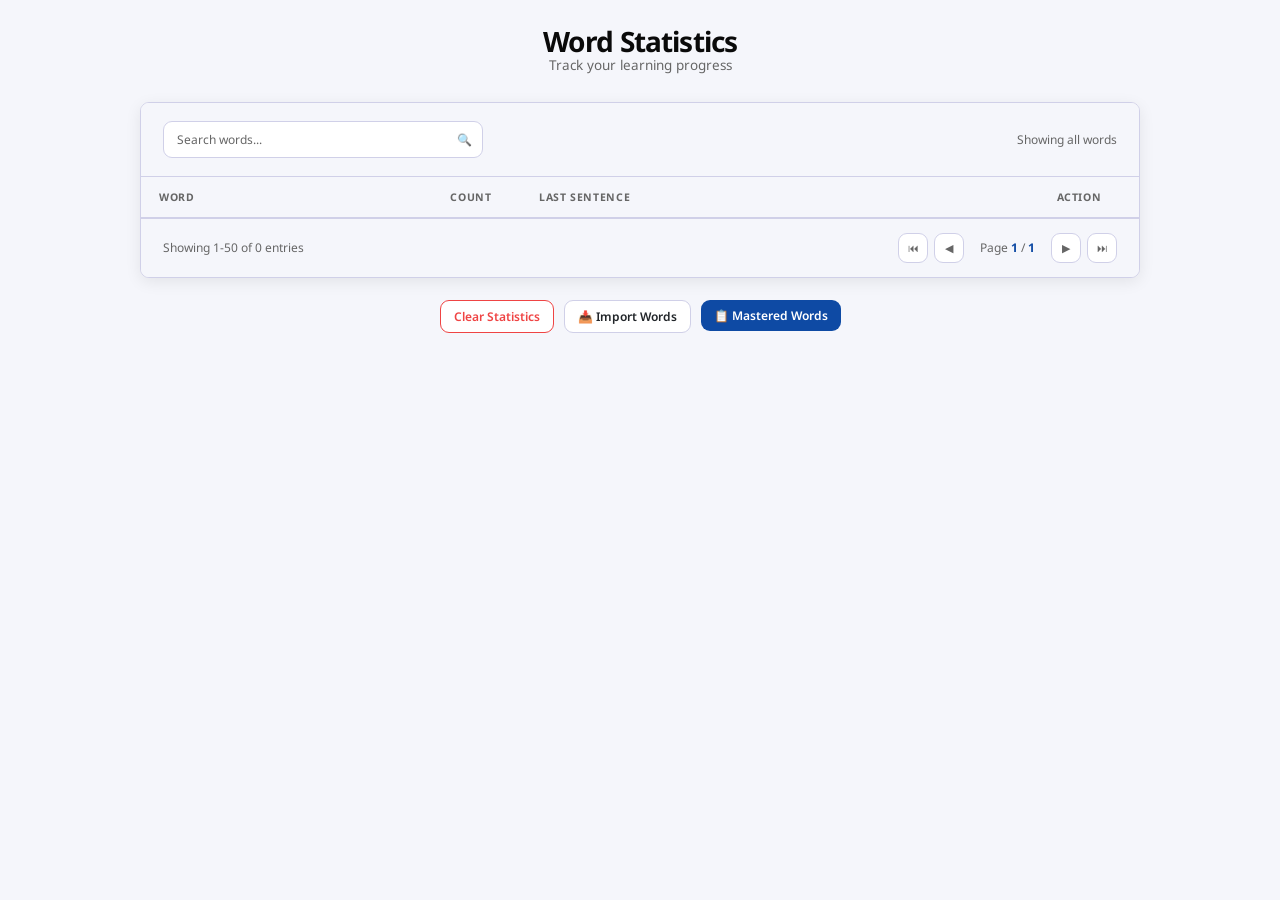
<file: stats.html>
<!DOCTYPE html>
<html lang="en">
<head>
  <meta charset="UTF-8" />
  <title>Word Statistics</title>
  <link rel="preconnect" href="https://fonts.googleapis.com">
  <link rel="preconnect" href="https://fonts.gstatic.com" crossorigin>
  <link href="https://fonts.googleapis.com/css2?family=Noto+Sans:wght@400;500;600;700&display=swap" rel="stylesheet">
  <style>
    :root {
      --primary:      #0e4aa4;
      --primary-dark: #0b3d8a;
      --success:      #10b981;
      --danger:       #ef4444;
      --warning:      #f59e0b;
      --bg:           #ffffff;
      --bg-page:      #f5f6fb;
      --bg-strong:    #e4e4f2;
      --border:       #d0d0e8;
      --text-base:    #212529;
      --text-muted:   #666666;
      --text-heading: #0a0a0a;
      --radius-xs:    9px;
      --radius-md:    9999px;
      --shadow:       rgba(0,0,0,0) 0px 0px 0px 0px, rgba(0,0,0,0) 0px 0px 0px 0px, rgba(0,0,0,0.08) 0px 4px 16px 0px;
      --motion:       200ms;
    }

    *, *::before, *::after { box-sizing: border-box; margin: 0; padding: 0; }

    body {
      font-family: 'Noto Sans', Helvetica, sans-serif;
      background: var(--bg-page);
      color: var(--text-base);
      font-size: 12px;
      line-height: 18px;
      min-height: 100vh;
      padding: 32px;
    }

    .container { max-width: 1000px; margin: 0 auto; }

    /* Header */
    .header { text-align: center; margin-bottom: 28px; }

    .header h1 {
      font-size: 28px;
      font-weight: 700;
      color: var(--text-heading);
      margin-bottom: 6px;
      letter-spacing: -0.03em;
    }

    .header p { color: var(--text-muted); font-size: 13.5px; }

    /* Card */
    .card {
      background: var(--bg);
      border-radius: var(--radius-xs);
      border: 1px solid var(--border);
      box-shadow: var(--shadow);
      overflow: hidden;
    }

    .card-header {
      padding: 18px 22px;
      border-bottom: 1px solid var(--border);
      display: flex;
      align-items: center;
      justify-content: space-between;
      gap: 16px;
      flex-wrap: wrap;
      background: var(--bg-page);
    }

    /* Search */
    .search-box { position: relative; flex: 1; max-width: 320px; }

    .search-box input {
      width: 100%;
      padding: 9px 38px 9px 13px;
      border: 1px solid var(--border);
      border-radius: var(--radius-xs);
      font-family: 'Noto Sans', Helvetica, sans-serif;
      font-size: 12px;
      outline: none;
      transition: all var(--motion);
      background: var(--bg);
      color: var(--text-base);
    }

    .search-box input:focus {
      border-color: var(--primary);
      box-shadow: 0 0 0 3px rgba(14, 74, 164, 0.1);
    }

    .search-box input::placeholder { color: var(--text-muted); }

    .search-icon {
      position: absolute;
      right: 11px;
      top: 50%;
      transform: translateY(-50%);
      color: var(--text-muted);
      font-size: 12px;
    }

    .clear-search-btn {
      position: absolute;
      right: 34px;
      top: 50%;
      transform: translateY(-50%);
      background: none;
      border: none;
      color: var(--text-muted);
      cursor: pointer;
      font-size: 12px;
      padding: 4px;
      display: none;
    }

    .clear-search-btn:hover { color: var(--text-base); }

    .search-stats { color: var(--text-muted); font-size: 12px; }

    .search-highlight {
      background: var(--bg-strong);
      color: var(--primary);
      padding: 1px 4px;
      border-radius: 4px;
      font-weight: 600;
    }

    /* Table */
    .table-container { overflow-x: auto; }

    table { width: 100%; border-collapse: collapse; }

    th {
      background: var(--bg-page);
      padding: 11px 18px;
      text-align: left;
      font-size: 10.5px;
      font-weight: 700;
      color: var(--text-muted);
      text-transform: uppercase;
      letter-spacing: 0.06em;
      border-bottom: 1px solid var(--border);
    }

    th:nth-child(2) { text-align: center; width: 100px; }
    th:nth-child(4) { text-align: center; width: 120px; }

    td {
      padding: 13px 18px;
      border-bottom: 1px solid var(--bg-page);
      font-size: 13px;
      color: var(--text-base);
    }

    td:first-child { font-weight: 600; color: var(--text-heading); }
    td:nth-child(2) { text-align: center; }
    td:nth-child(4) { text-align: center; }

    tr:hover { background: var(--bg-page); }
    tr:last-child td { border-bottom: none; }

    /* Badge */
    .count-badge {
      display: inline-flex;
      align-items: center;
      justify-content: center;
      min-width: 32px;
      height: 22px;
      padding: 0 8px;
      background: var(--bg-strong);
      color: var(--primary);
      border-radius: var(--radius-md);
      font-size: 11px;
      font-weight: 700;
    }

    /* Sentence */
    .sentence-text { color: var(--text-muted); font-size: 12px; line-height: 1.55; }

    /* Buttons */
    .btn {
      display: inline-flex;
      align-items: center;
      justify-content: center;
      gap: 5px;
      padding: 7px 13px;
      font-family: 'Noto Sans', Helvetica, sans-serif;
      font-size: 12px;
      font-weight: 600;
      border-radius: var(--radius-xs);
      border: none;
      cursor: pointer;
      transition: all var(--motion);
    }

    .btn-primary { background: var(--primary); color: white; }
    .btn-primary:hover { background: var(--primary-dark); }

    .btn-outline {
      background: var(--bg);
      color: var(--text-base);
      border: 1px solid var(--border);
    }
    .btn-outline:hover { border-color: var(--primary); color: var(--primary); }

    .btn-danger { background: var(--bg); color: var(--danger); border: 1px solid var(--danger); }
    .btn-danger:hover { background: #fef2f2; }

    .mastered-btn {
      background: var(--primary);
      color: white;
      border: none;
      padding: 5px 11px;
      border-radius: var(--radius-xs);
      font-family: 'Noto Sans', Helvetica, sans-serif;
      font-size: 11px;
      font-weight: 600;
      cursor: pointer;
      transition: all var(--motion);
    }

    .mastered-btn:hover { background: var(--primary-dark); }

    /* Pagination */
    .card-footer {
      padding: 14px 22px;
      border-top: 1px solid var(--border);
      display: flex;
      align-items: center;
      justify-content: space-between;
      flex-wrap: wrap;
      gap: 12px;
      background: var(--bg-page);
    }

    .pagination-info { color: var(--text-muted); font-size: 12px; }

    .pagination-controls { display: flex; align-items: center; gap: 6px; }

    .pagination-btn {
      width: 30px;
      height: 30px;
      display: flex;
      align-items: center;
      justify-content: center;
      background: var(--bg);
      border: 1px solid var(--border);
      border-radius: var(--radius-xs);
      color: var(--text-muted);
      cursor: pointer;
      transition: all var(--motion);
      font-size: 11px;
    }

    .pagination-btn:hover:not(:disabled) {
      border-color: var(--primary);
      color: var(--primary);
    }

    .pagination-btn:disabled { opacity: 0.4; cursor: not-allowed; }

    .pagination-current { padding: 0 10px; font-size: 12px; color: var(--text-muted); }

    .pagination-current span { font-weight: 700; color: var(--primary); }

    /* Action Buttons */
    .action-bar {
      margin-top: 22px;
      display: flex;
      gap: 10px;
      justify-content: center;
      flex-wrap: wrap;
    }

    /* Empty State */
    .empty-state { text-align: center; padding: 60px 20px; color: var(--text-muted); }
    .empty-icon  { font-size: 44px; margin-bottom: 14px; opacity: 0.4; }
    .empty-text  { font-size: 15px; font-weight: 600; color: var(--text-muted); margin-bottom: 4px; }
    .empty-subtext { font-size: 13px; }

    /* Notification */
    .notification {
      position: fixed;
      top: 18px;
      right: 18px;
      padding: 12px 18px;
      border-radius: var(--radius-xs);
      color: white;
      font-size: 13px;
      font-weight: 500;
      z-index: 1000;
      box-shadow: var(--shadow);
      transform: translateX(110%);
      transition: transform var(--motion) ease;
    }
    .notification.show { transform: translateX(0); }
    .notification.success { background: var(--success); }
    .notification.error   { background: var(--danger); }
    .notification.warning { background: var(--warning); }

    /* Responsive */
    @media (max-width: 768px) {
      body { padding: 16px; }
      .header h1 { font-size: 22px; }
      .card-header { flex-direction: column; align-items: stretch; }
      .search-box { max-width: none; }
      th, td { padding: 11px 14px; }
      .card-footer { flex-direction: column; align-items: center; }
    }
  </style>
</head>
<body>
  <div class="container">
    <!-- Header -->
    <div class="header">
      <h1>Word Statistics</h1>
      <p>Track your learning progress</p>
    </div>

    <!-- Main Card -->
    <div class="card">
      <!-- Search & Filter -->
      <div class="card-header">
        <div class="search-box">
          <input type="text" id="searchInput" placeholder="Search words..." autocomplete="off" />
          <button id="clearSearchBtn" class="clear-search-btn">✕</button>
          <span class="search-icon">🔍</span>
        </div>
        <div class="search-stats">
          <span id="searchResultsCount">Showing all words</span>
        </div>
      </div>

      <!-- Table -->
      <div class="table-container">
        <table>
          <thead>
            <tr>
              <th>Word</th>
              <th>Count</th>
              <th>Last Sentence</th>
              <th>Action</th>
            </tr>
          </thead>
          <tbody id="statsTable">
            <!-- Populated by stats.js -->
          </tbody>
        </table>
      </div>

      <!-- Pagination -->
      <div class="card-footer">
        <div class="pagination-info">
          <span id="paginationInfo">Showing 1-50 of 0 entries</span>
        </div>
        <div class="pagination-controls">
          <button id="firstPageBtn" class="pagination-btn" title="First">⏮</button>
          <button id="prevPageBtn" class="pagination-btn" title="Previous">◀</button>
          <span class="pagination-current">
            Page <span id="currentPage">1</span> / <span id="totalPages">1</span>
          </span>
          <button id="nextPageBtn" class="pagination-btn" title="Next">▶</button>
          <button id="lastPageBtn" class="pagination-btn" title="Last">⏭</button>
        </div>
      </div>
    </div>

    <!-- Action Buttons -->
    <div class="action-bar">
      <button id="clearStatsBtn" class="btn btn-danger">Clear Statistics</button>
      <button id="importWordsBtn" class="btn btn-outline">📥 Import Words</button>
      <a href="mastered.html" style="text-decoration: none;">
        <button class="btn btn-primary">📋 Mastered Words</button>
      </a>
    </div>
  </div>

  <script src="stats.js"></script>
</body>
</html>
</file>
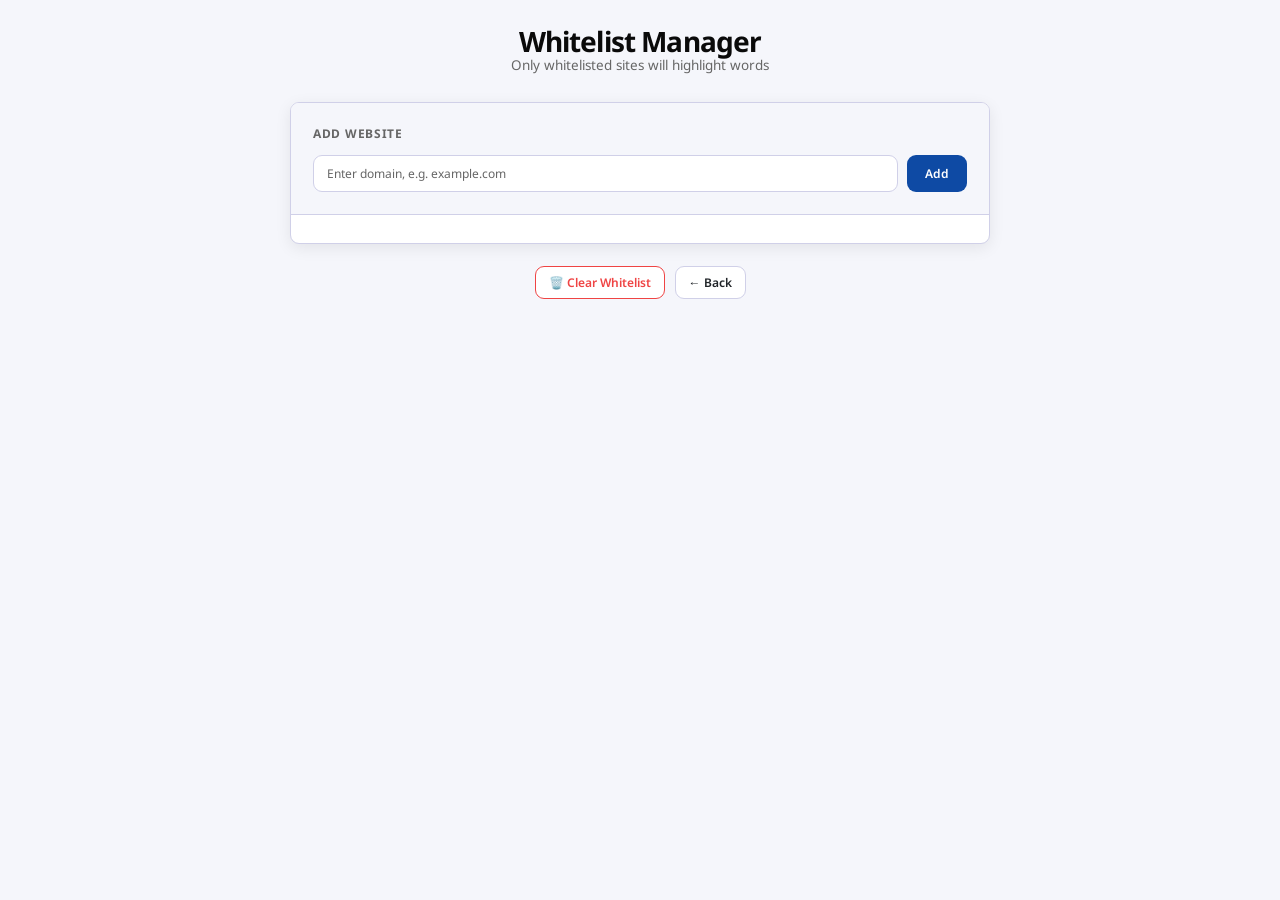
<file: whitelist.html>
<!DOCTYPE html>
<html lang="en">
<head>
  <meta charset="UTF-8" />
  <title>Whitelist Manager</title>
  <link rel="preconnect" href="https://fonts.googleapis.com">
  <link rel="preconnect" href="https://fonts.gstatic.com" crossorigin>
  <link href="https://fonts.googleapis.com/css2?family=Noto+Sans:wght@400;500;600;700&display=swap" rel="stylesheet">
  <style>
    :root {
      --primary:      #0e4aa4;
      --primary-dark: #0b3d8a;
      --success:      #10b981;
      --danger:       #ef4444;
      --warning:      #f59e0b;
      --bg:           #ffffff;
      --bg-page:      #f5f6fb;
      --bg-strong:    #e4e4f2;
      --border:       #d0d0e8;
      --text-base:    #212529;
      --text-muted:   #666666;
      --text-heading: #0a0a0a;
      --radius-xs:    9px;
      --radius-md:    9999px;
      --shadow:       rgba(0,0,0,0) 0px 0px 0px 0px, rgba(0,0,0,0) 0px 0px 0px 0px, rgba(0,0,0,0.08) 0px 4px 16px 0px;
      --motion:       200ms;
    }

    *, *::before, *::after { box-sizing: border-box; margin: 0; padding: 0; }

    body {
      font-family: 'Noto Sans', Helvetica, sans-serif;
      background: var(--bg-page);
      color: var(--text-base);
      font-size: 12px;
      line-height: 18px;
      min-height: 100vh;
      padding: 32px;
    }

    .container { max-width: 700px; margin: 0 auto; }

    /* Header */
    .header { text-align: center; margin-bottom: 28px; }

    .header h1 {
      font-size: 28px;
      font-weight: 700;
      color: var(--text-heading);
      margin-bottom: 6px;
      letter-spacing: -0.03em;
    }

    .header p { color: var(--text-muted); font-size: 13.5px; }

    /* Card */
    .card {
      background: var(--bg);
      border-radius: var(--radius-xs);
      border: 1px solid var(--border);
      box-shadow: var(--shadow);
      overflow: hidden;
    }

    /* Add Domain Section */
    .add-section {
      padding: 22px;
      background: var(--bg-page);
      border-bottom: 1px solid var(--border);
    }

    .add-section h3 {
      font-size: 12px;
      font-weight: 700;
      color: var(--text-muted);
      text-transform: uppercase;
      letter-spacing: 0.06em;
      margin-bottom: 12px;
    }

    .add-form { display: flex; gap: 9px; }

    .add-form input {
      flex: 1;
      padding: 9px 13px;
      border: 1px solid var(--border);
      border-radius: var(--radius-xs);
      font-family: 'Noto Sans', Helvetica, sans-serif;
      font-size: 12px;
      outline: none;
      transition: all var(--motion);
      background: var(--bg);
      color: var(--text-base);
    }

    .add-form input:focus {
      border-color: var(--primary);
      box-shadow: 0 0 0 3px rgba(14, 74, 164, 0.1);
    }

    .add-form input::placeholder { color: var(--text-muted); }

    .add-form button {
      padding: 9px 18px;
      background: var(--primary);
      color: white;
      border: none;
      border-radius: var(--radius-xs);
      font-family: 'Noto Sans', Helvetica, sans-serif;
      font-size: 12px;
      font-weight: 600;
      cursor: pointer;
      transition: all var(--motion);
    }

    .add-form button:hover { background: var(--primary-dark); }

    /* Message */
    .message {
      padding: 10px 14px;
      margin: 14px 22px 0;
      border-radius: var(--radius-xs);
      font-size: 12px;
      font-weight: 500;
      text-align: center;
      display: none;
    }

    .message.success { display: block; background: #d1fae5; color: #065f46; border-left: 3px solid var(--success); }
    .message.error   { display: block; background: #fee2e2; color: #991b1b; border-left: 3px solid var(--danger); }

    /* Domain List */
    .domain-list { padding: 14px 22px; }

    .domain-item {
      display: flex;
      align-items: center;
      justify-content: space-between;
      padding: 12px 14px;
      margin: 6px 0;
      background: var(--bg-page);
      border: 1px solid var(--border);
      border-radius: var(--radius-xs);
      transition: all var(--motion);
    }

    .domain-item:hover { border-color: var(--primary); background: var(--bg); }

    .domain-info { display: flex; flex-direction: column; gap: 2px; }

    .domain-name { font-size: 13.5px; font-weight: 600; color: var(--text-heading); }

    .domain-added { font-size: 10.5px; color: var(--text-muted); }

    .remove-btn {
      background: var(--bg-strong);
      color: var(--text-muted);
      border: none;
      padding: 5px 11px;
      border-radius: var(--radius-xs);
      font-family: 'Noto Sans', Helvetica, sans-serif;
      font-size: 11px;
      font-weight: 500;
      cursor: pointer;
      transition: all var(--motion);
    }
    .remove-btn:hover { background: #fee2e2; color: var(--danger); }

    /* Empty State */
    .empty-state { text-align: center; padding: 48px 22px; color: var(--text-muted); }
    .empty-icon  { font-size: 44px; margin-bottom: 14px; opacity: 0.4; }
    .empty-text  { font-size: 15px; font-weight: 600; color: var(--text-muted); margin-bottom: 4px; }
    .empty-subtext { font-size: 13px; }

    /* Buttons */
    .btn {
      display: inline-flex;
      align-items: center;
      justify-content: center;
      gap: 5px;
      padding: 7px 13px;
      font-family: 'Noto Sans', Helvetica, sans-serif;
      font-size: 12px;
      font-weight: 600;
      border-radius: var(--radius-xs);
      border: none;
      cursor: pointer;
      transition: all var(--motion);
    }

    .btn-outline {
      background: var(--bg);
      color: var(--text-base);
      border: 1px solid var(--border);
    }
    .btn-outline:hover { border-color: var(--primary); color: var(--primary); }

    .btn-danger { background: var(--bg); color: var(--danger); border: 1px solid var(--danger); }
    .btn-danger:hover { background: #fef2f2; }

    /* Action Buttons */
    .action-bar {
      margin-top: 22px;
      display: flex;
      gap: 10px;
      justify-content: center;
      flex-wrap: wrap;
    }

    /* Responsive */
    @media (max-width: 768px) {
      body { padding: 16px; }
      .header h1 { font-size: 22px; }
      .add-form { flex-direction: column; }
      .add-form button { width: 100%; }
    }
  </style>
</head>
<body>
  <div class="container">
    <!-- Header -->
    <div class="header">
      <h1>Whitelist Manager</h1>
      <p>Only whitelisted sites will highlight words</p>
    </div>

    <!-- Main Card -->
    <div class="card">
      <!-- Add Domain -->
      <div class="add-section">
        <h3>Add Website</h3>
        <div class="add-form">
          <input type="text" id="domainInput" placeholder="Enter domain, e.g. example.com" />
          <button id="addDomainBtn">Add</button>
        </div>
      </div>

      <!-- Message -->
      <div id="message" class="message"></div>

      <!-- Domain List -->
      <div class="domain-list" id="whitelistContainer">
        <!-- Populated by whitelist.js -->
      </div>
    </div>

    <!-- Action Buttons -->
    <div class="action-bar">
      <button id="clearAllBtn" class="btn btn-danger">🗑️ Clear Whitelist</button>
      <button id="backBtn" class="btn btn-outline">← Back</button>
    </div>
  </div>

  <script src="whitelist.js"></script>
</body>
</html>
</file>
